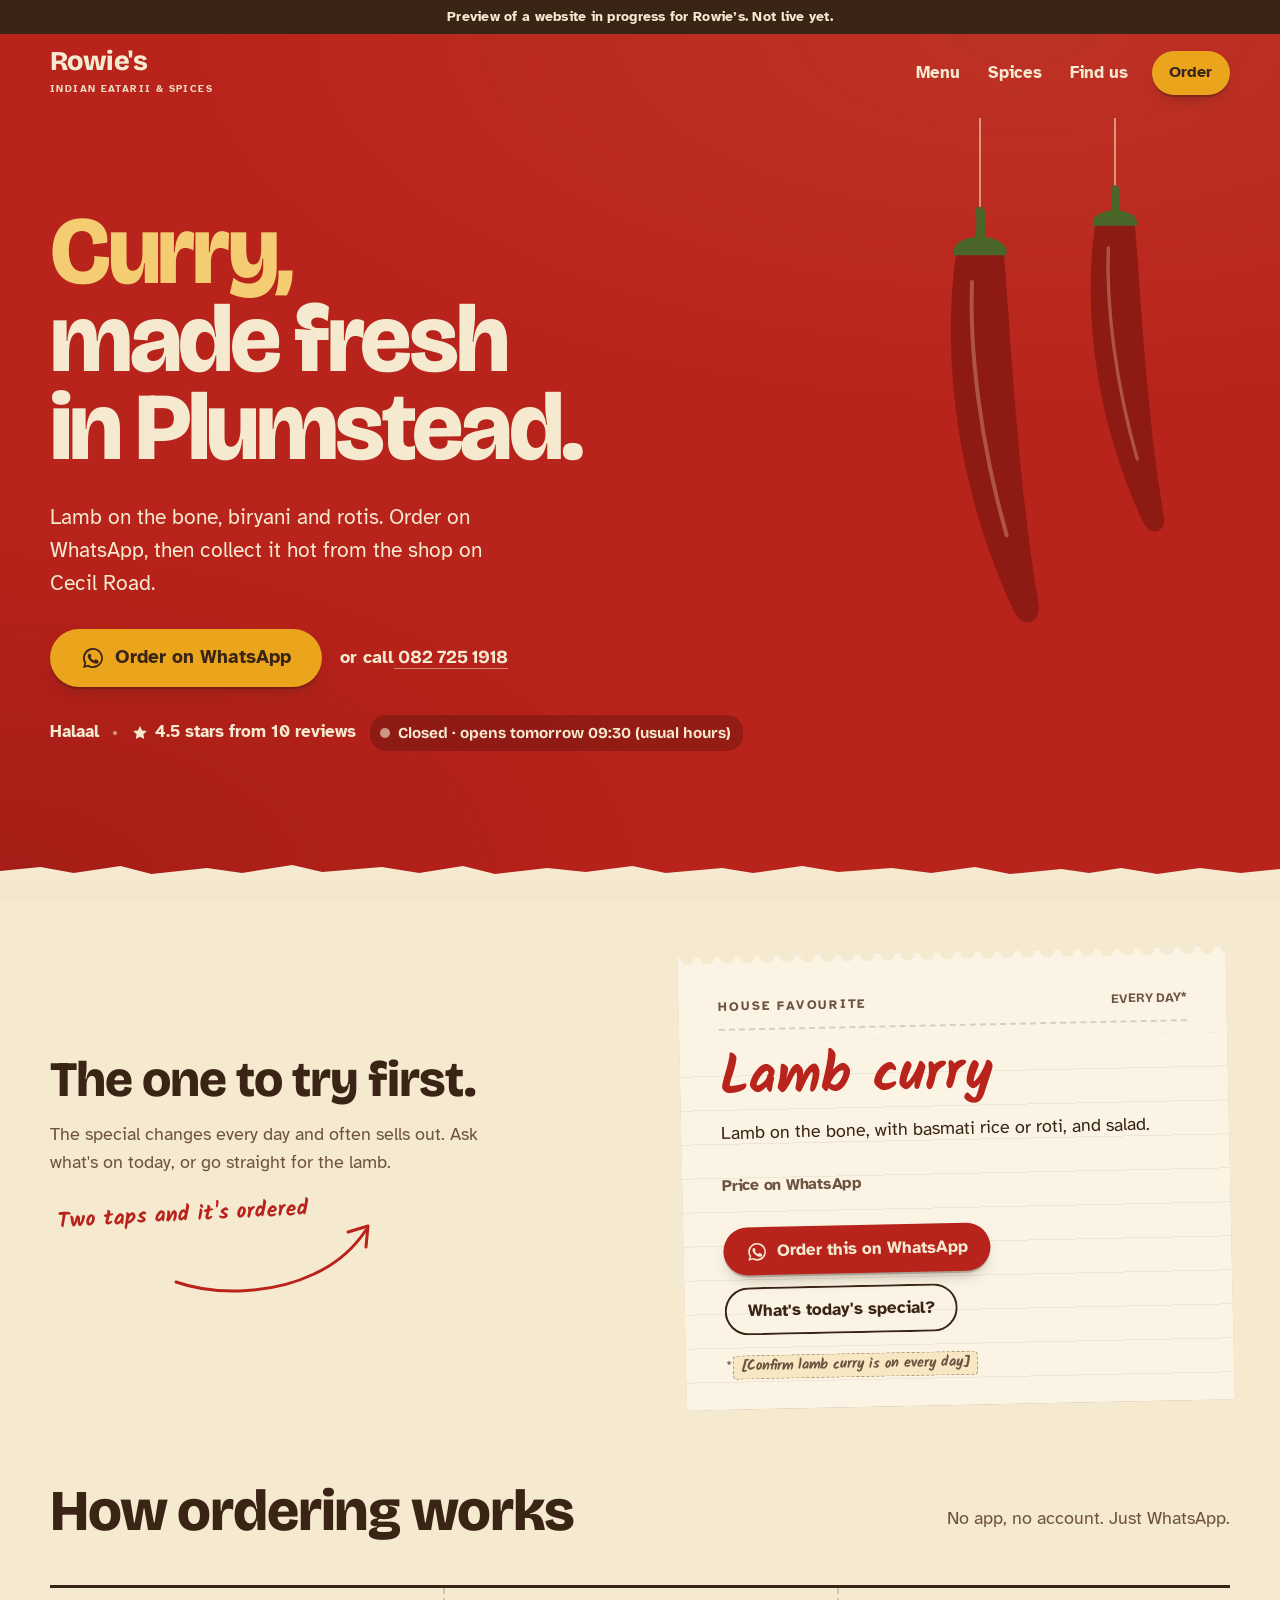
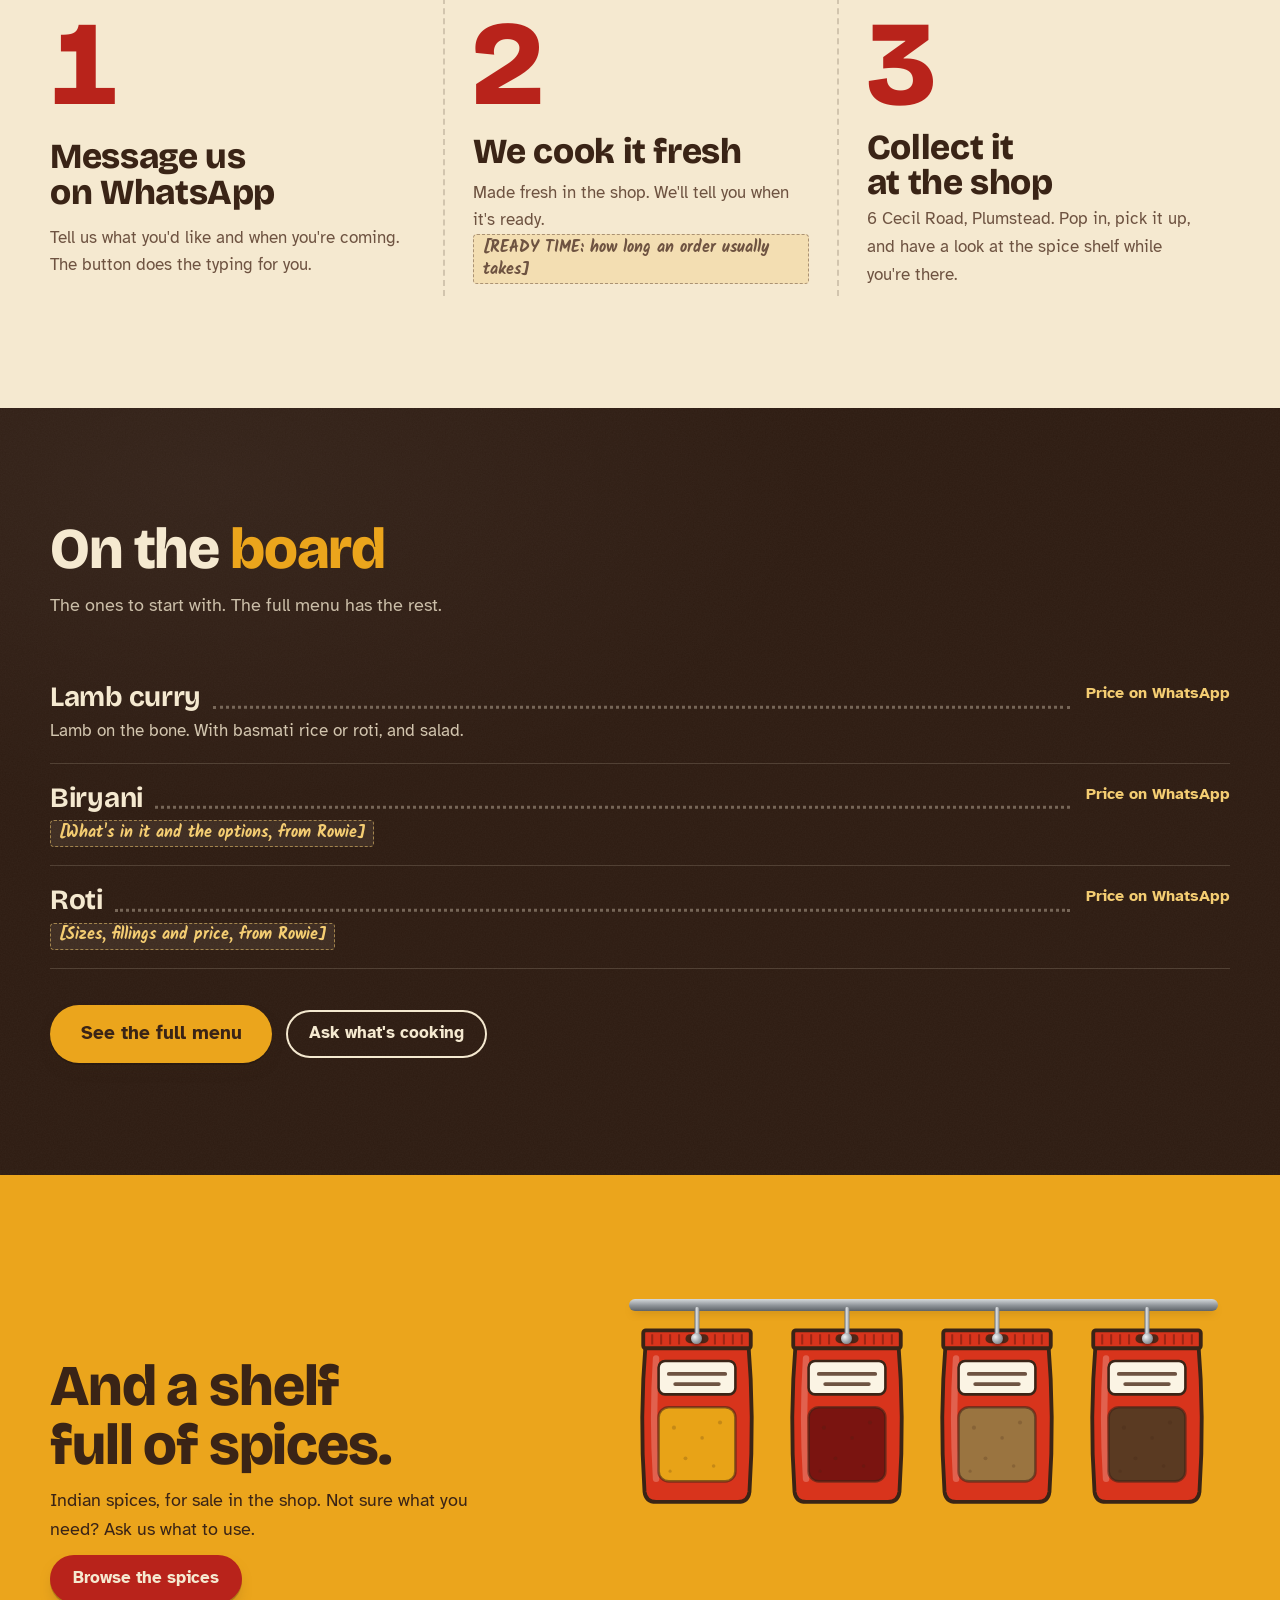
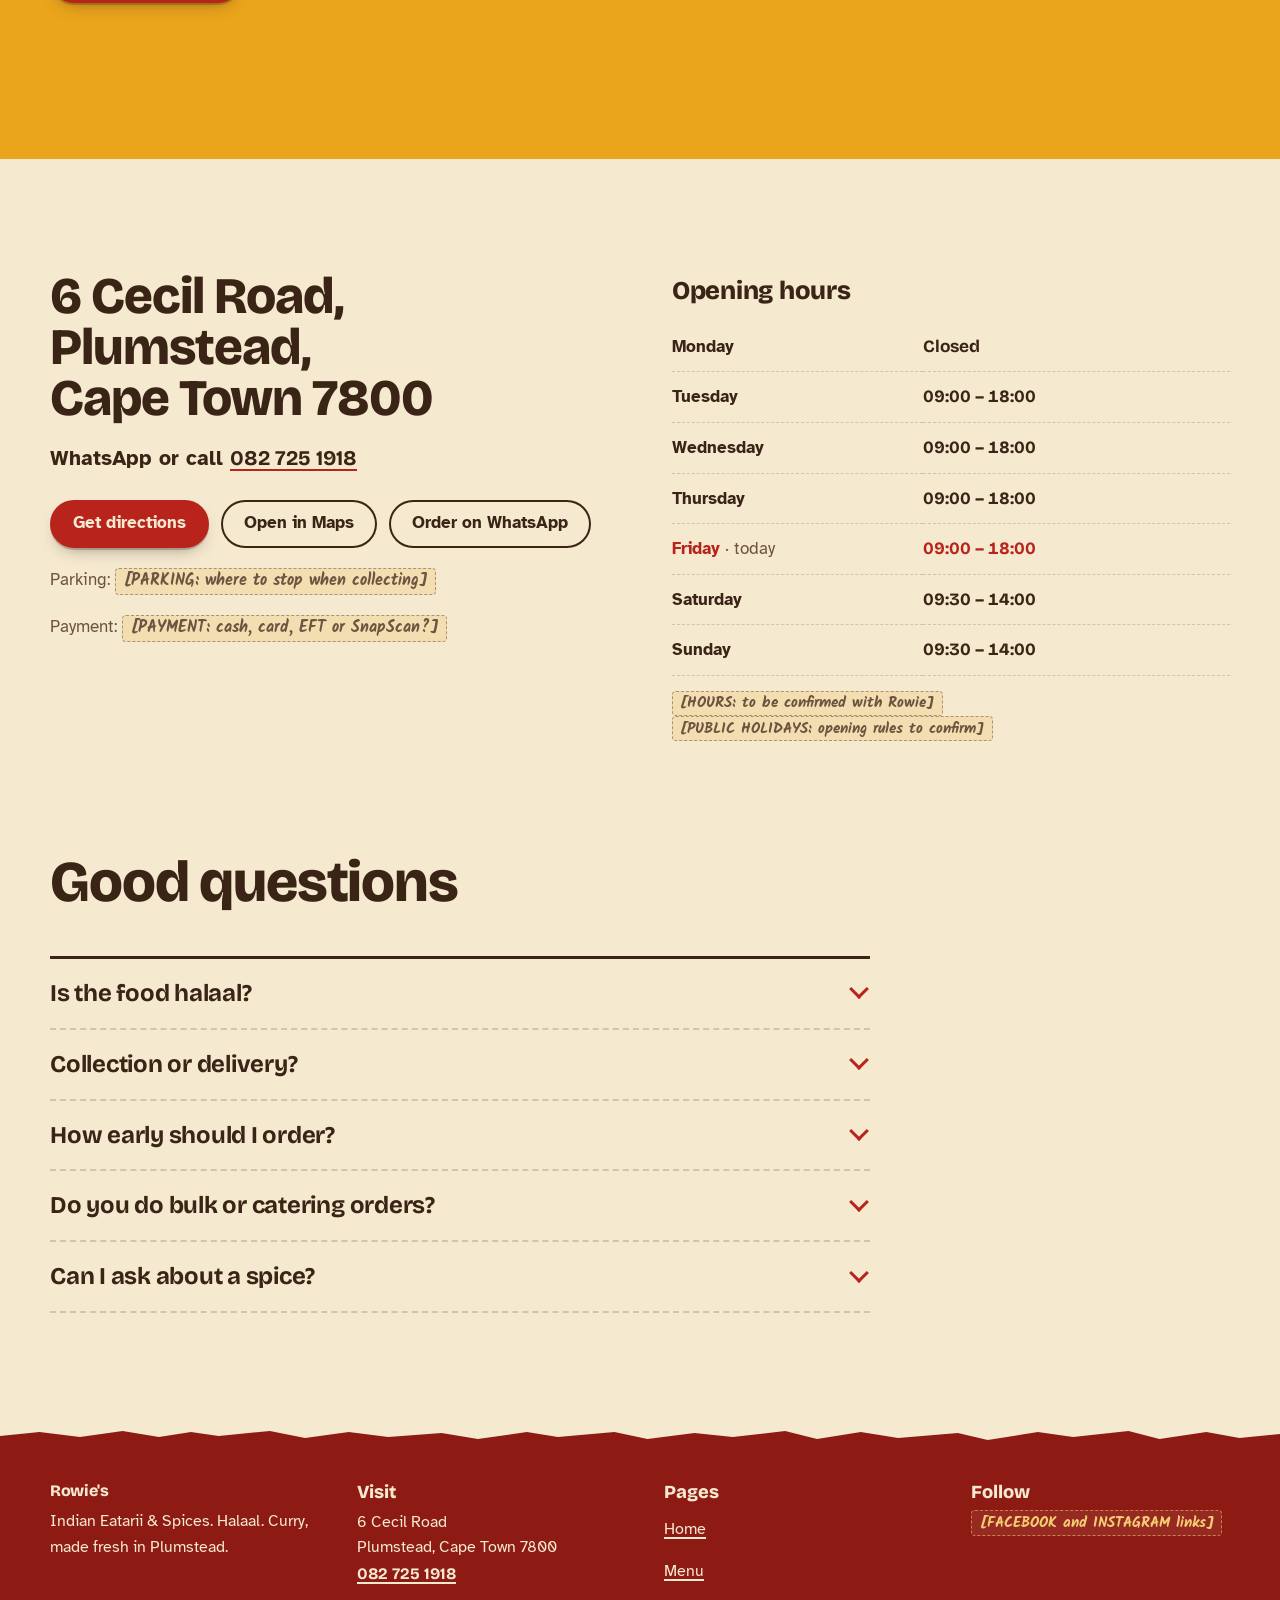
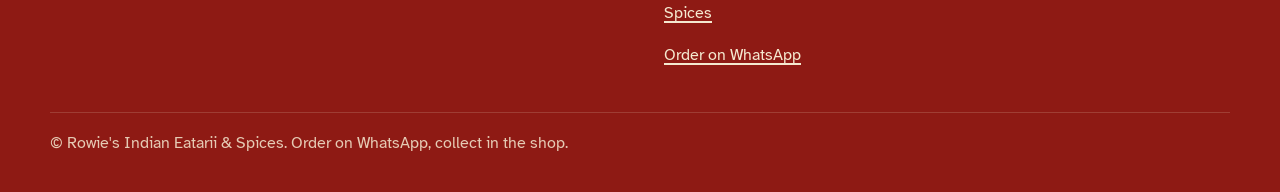
<file: index.html>
<!doctype html>
<html lang="en-ZA">
<head>
<meta charset="utf-8">
<meta name="viewport" content="width=device-width, initial-scale=1, viewport-fit=cover">
<!-- PREVIEW: remove this line and the preview bar below before launch (see pitch/GO-LIVE-CHECKLIST.md) -->
<meta name="robots" content="noindex, nofollow">
<title>Rowie's Indian Eatarii &amp; Spices · Curry in Plumstead</title>
<meta name="description" content="Curry, biryani and rotis made fresh at 6 Cecil Road, Plumstead. Halaal. Order on WhatsApp on 082 725 1918 and collect in the shop.">
<link rel="canonical" href="https://YOUR-DOMAIN/">
<meta name="theme-color" content="#B8231B">
<meta property="og:type" content="restaurant">
<meta property="og:title" content="Rowie's Indian Eatarii &amp; Spices">
<meta property="og:description" content="Curry, made fresh in Plumstead. Order on WhatsApp, collect in the shop.">
<meta property="og:image" content="https://YOUR-DOMAIN/assets/og.png">
<meta property="og:url" content="https://YOUR-DOMAIN/">
<meta property="og:locale" content="en_ZA">
<meta name="twitter:card" content="summary_large_image">
<link rel="icon" href="assets/favicon.svg" type="image/svg+xml">
<link rel="preconnect" href="https://fonts.googleapis.com">
<link rel="preconnect" href="https://fonts.gstatic.com" crossorigin>
<link rel="stylesheet" href="https://fonts.googleapis.com/css2?family=Atkinson+Hyperlegible:wght@400;700&family=Bricolage+Grotesque:opsz,wght@12..96,700..800&family=Kalam:wght@700&display=swap">
<link rel="stylesheet" href="assets/site.css">
<script src="assets/site.js" defer></script>
</head>
<body>
<a class="skip" href="#main">Skip to content</a>
<p class="preview-bar">Preview of a website in progress for Rowie’s. Not live yet.</p>

<header class="sign">
  <div class="wrap bar">
    <a class="brand" href="./" data-brand aria-label="Rowie's Indian Eatarii &amp; Spices, home">
      <span><span class="brand__name">Rowie's</span><span class="brand__sub">Indian Eatarii &amp; Spices</span></span>
    </a>
    <nav class="nav" aria-label="Main">
      <a href="menu.html">Menu</a>
      <a href="spices.html">Spices</a>
      <a href="#find-us">Find us</a>
      <a class="btn btn--order" data-wa href="https://wa.me/27827251918?text=Hi%20Rowie's%2C%20I'd%20like%20to%20place%20an%20order." target="_blank" rel="noopener">Order</a>
    </nav>
  </div>

  <div class="wrap hero reveal">
    <h1><span class="hl">Curry,</span> made fresh in Plumstead.</h1>
    <p class="hero__lede">Lamb on the bone, biryani and rotis. Order on WhatsApp, then collect it hot from the shop on Cecil Road.</p>
    <div class="hero__act">
      <a class="btn btn--order" data-wa href="https://wa.me/27827251918?text=Hi%20Rowie's%2C%20I'd%20like%20to%20place%20an%20order." target="_blank" rel="noopener" data-hero-order>
        <svg viewBox="0 0 24 24" aria-hidden="true"><path fill="currentColor" d="M12 2a10 10 0 0 0-8.6 15.1L2 22l5-1.3A10 10 0 1 0 12 2Zm0 18.2a8.2 8.2 0 0 1-4.2-1.2l-.3-.2-3 .8.8-2.9-.2-.3A8.2 8.2 0 1 1 12 20.2Zm4.5-6.1c-.2-.1-1.5-.7-1.7-.8-.2-.1-.4-.1-.6.1l-.8 1c-.1.2-.3.2-.5.1a6.7 6.7 0 0 1-3.3-2.9c-.3-.4.2-.4.7-1.3.1-.2 0-.3 0-.4l-.8-1.8c-.2-.5-.4-.4-.6-.4h-.5a1 1 0 0 0-.7.3 3 3 0 0 0-.9 2.2c0 1.3 1 2.6 1.1 2.8.1.2 1.9 2.9 4.6 4 1.7.7 2.4.8 3.2.7.5-.1 1.5-.6 1.8-1.2.2-.6.2-1.1.1-1.2l-.5-.3Z"/></svg>
        Order on WhatsApp
      </a>
      <a class="hero__num" href="tel:+27827251918">or call <span>&nbsp;082 725 1918</span></a>
    </div>
    <div class="trust">
      <span class="trust__item">Halaal</span>
      <span class="trust__dot" aria-hidden="true"></span>
      <span class="trust__item"><svg viewBox="0 0 24 24" aria-hidden="true"><path fill="currentColor" d="m12 2.8 2.8 5.8 6.3.8-4.6 4.4 1.2 6.3L12 17l-5.7 3.1 1.2-6.3L2.9 9.4l6.3-.8z"/></svg>4.5 stars from 10 reviews</span>
      <span class="status" data-status role="status"></span>
    </div>
  </div>

  <div class="hanger" data-hanger>
    <div class="hc" data-i="0">
      <div class="hc__rot">
        <span class="hc__string"></span>
        <div class="hc__body" role="button" tabindex="0" aria-label="Pull the chilli. A different one drops down."><svg viewBox="0 0 90 306" aria-hidden="true"><path class="c-stem" d="M45 28C45 18 47 9 45 1"/><ellipse class="c-cap" cx="45" cy="31" rx="20" ry="11"/><path class="c-body" d="M27 34c-10 70-2 170 44 268 6 12 20 8 18-6-16-96-20-188-26-262z"/><path class="c-shine" d="M39 54c-2 50 6 120 26 190"/></svg></div>
      </div>
    </div>
    <div class="hc" data-i="1">
      <div class="hc__rot">
        <span class="hc__string"></span>
        <div class="hc__body" role="button" tabindex="0" aria-label="Pull the other chilli."><svg viewBox="0 0 90 306" aria-hidden="true"><path class="c-stem" d="M45 28C45 18 47 9 45 1"/><ellipse class="c-cap" cx="45" cy="31" rx="20" ry="11"/><path class="c-body" d="M27 34c-10 70-2 170 44 268 6 12 20 8 18-6-16-96-20-188-26-262z"/><path class="c-shine" d="M39 54c-2 50 6 120 26 190"/></svg></div>
      </div>
    </div>
  </div>

  <svg class="sign__edge" viewBox="0 0 1200 18" preserveAspectRatio="none" aria-hidden="true"><path fill="currentColor" d="M0 18V9l38-4 31 6 44-7 29 8 52-6 33 5 47-8 28 7 56-5 35 6 41-7 30 8 49-6 36 4 44-6 31 7 53-5 29 5 46-7 34 6 50-4 37 5 41-6 33 7 48-5 26 4 30-5 34 6 40-6 38 5 37-4V18Z"/></svg>
</header>

<main id="main">

  <section class="special" aria-labelledby="special-h">
    <div class="wrap special__grid">
      <div class="special__aside">
        <h2 id="special-h" data-special-heading>The one to try first.</h2>
        <p data-special-lede>The special changes every day and often sells out. Ask what's on today, or go straight for the lamb.</p>
        <div class="special__nudge" aria-hidden="true">
          <span>Two taps and it's ordered</span>
          <svg viewBox="0 0 220 90"><path d="M6 70c40 14 96 12 138-8 22-10 40-26 52-44" fill="none" stroke="currentColor" stroke-width="3" stroke-linecap="round"/><path d="M178 20l20-6-2 21" fill="none" stroke="currentColor" stroke-width="3" stroke-linecap="round" stroke-linejoin="round"/></svg>
        </div>
      </div>
      <div data-special aria-live="polite">
        <div class="docket">
          <div class="docket__top"><span>House favourite</span><span>Every day*</span></div>
          <p class="docket__dish">Lamb curry</p>
          <p class="docket__with">Lamb on the bone, with basmati rice or roti, and salad.</p>
          <p class="docket__price"><small>Price on WhatsApp</small></p>
          <div class="docket__act">
            <a class="btn" data-wa="Hi Rowie's, I'd like to order the Lamb curry." href="https://wa.me/27827251918?text=Hi%20Rowie's%2C%20I'd%20like%20to%20order%20the%20Lamb%20curry." target="_blank" rel="noopener">Order this on WhatsApp</a>
            <a class="btn btn--ghost" data-wa="Hi Rowie's, what's today's special?" href="https://wa.me/27827251918?text=Hi%20Rowie's%2C%20what's%20today's%20special%3F" target="_blank" rel="noopener">What's today's special?</a>
          </div>
          <p class="docket__note">*<span class="ph">Confirm lamb curry is on every day</span></p>
        </div>
      </div>
    </div>
  </section>

  <section class="sec" aria-labelledby="how-h">
    <div class="wrap">
      <div class="sec__head sec__head--row">
        <h2 id="how-h">How ordering works</h2>
        <p>No app, no account. Just WhatsApp.</p>
      </div>
      <ol class="steps">
        <li class="step">
          <span class="step__n" aria-hidden="true">1</span>
          <h3>Message us on WhatsApp</h3>
          <p>Tell us what you'd like and when you're coming. The button does the typing for you.</p>
        </li>
        <li class="step">
          <span class="step__n" aria-hidden="true">2</span>
          <h3>We cook it fresh</h3>
          <p>Made fresh in the shop. We'll tell you when it's ready. <span class="ph">READY TIME: how long an order usually takes</span></p>
        </li>
        <li class="step">
          <span class="step__n" aria-hidden="true">3</span>
          <h3>Collect it at the shop</h3>
          <p>6 Cecil Road, Plumstead. Pop in, pick it up, and have a look at the spice shelf while you're there.</p>
        </li>
      </ol>
    </div>
  </section>

  <section class="sec board on-dark" aria-labelledby="menu-h">
    <div class="wrap">
      <div class="sec__head">
        <h2 id="menu-h">On the <span class="hl">board</span></h2>
        <p>The ones to start with. The full menu has the rest.</p>
      </div>
      <div data-menu-short></div>
      <div class="board__foot">
        <a class="btn btn--order" href="menu.html">See the full menu</a>
        <a class="btn btn--ghost" data-wa="Hi Rowie's, what's cooking today?" href="https://wa.me/27827251918?text=Hi%20Rowie's%2C%20what's%20cooking%20today%3F" target="_blank" rel="noopener">Ask what's cooking</a>
      </div>
    </div>
  </section>

  <section class="sec shelf" aria-labelledby="shelf-h">
    <div class="wrap shelf__grid">
      <div class="sec__head">
        <h2 id="shelf-h">And a shelf full of spices.</h2>
        <p>Indian spices, for sale in the shop. Not sure what you need? Ask us what to use.</p>
        <p><a class="btn" href="spices.html">Browse the spices</a></p>
      </div>
      <div>
        <div class="packets" data-packets>
          <div class="packets__rail" aria-hidden="true"></div>
          <div class="hc pk" data-i="0">
            <div class="hc__rot">
              <span class="hc__string"></span>
              <div class="hc__body" role="button" tabindex="0" aria-label="Pull a spice packet. A different one clips on."><svg viewBox="0 0 100 150" aria-hidden="true"><path class="pk-fill" d="M10 20H90Q95 80 91 138Q90 146 82 146H18Q10 146 9 138Q5 80 10 20Z" stroke="#3A2416" stroke-width="3" stroke-linejoin="round"/><path d="M18 34Q15 80 18 128" fill="none" stroke="rgba(255,255,255,.22)" stroke-width="5" stroke-linecap="round"/><rect class="pk-fill" x="8" y="12" width="84" height="14" rx="2" stroke="#3A2416" stroke-width="3"/><path d="M15 15v8M22 15v8M29 15v8M36 15v8M64 15v8M71 15v8M78 15v8M85 15v8" stroke="rgba(0,0,0,.28)" stroke-width="1.6"/><rect x="20" y="36" width="60" height="26" rx="5" fill="#FBF4E4" stroke="#3A2416" stroke-width="2"/><path d="M28 46h44M33 54h34" stroke="#6E5341" stroke-width="3" stroke-linecap="round"/><rect class="sp-fill" x="20" y="72" width="60" height="58" rx="8" stroke="rgba(58,36,22,.55)" stroke-width="2"/><g fill="rgba(58,36,22,.2)"><circle cx="32" cy="88" r="1.6"/><circle cx="54" cy="96" r="1.4"/><circle cx="68" cy="84" r="1.6"/><circle cx="41" cy="112" r="1.5"/><circle cx="63" cy="118" r="1.4"/><circle cx="29" cy="122" r="1.2"/></g><rect x="41" y="15" width="18" height="7" rx="3.5" fill="#3A2416" fill-opacity=".85"/></svg></div>
            </div>
          </div>
          <div class="hc pk" data-i="1">
            <div class="hc__rot">
              <span class="hc__string"></span>
              <div class="hc__body" role="button" tabindex="0" aria-label="Pull a spice packet. A different one clips on."><svg viewBox="0 0 100 150" aria-hidden="true"><path class="pk-fill" d="M10 20H90Q95 80 91 138Q90 146 82 146H18Q10 146 9 138Q5 80 10 20Z" stroke="#3A2416" stroke-width="3" stroke-linejoin="round"/><path d="M18 34Q15 80 18 128" fill="none" stroke="rgba(255,255,255,.22)" stroke-width="5" stroke-linecap="round"/><rect class="pk-fill" x="8" y="12" width="84" height="14" rx="2" stroke="#3A2416" stroke-width="3"/><path d="M15 15v8M22 15v8M29 15v8M36 15v8M64 15v8M71 15v8M78 15v8M85 15v8" stroke="rgba(0,0,0,.28)" stroke-width="1.6"/><rect x="20" y="36" width="60" height="26" rx="5" fill="#FBF4E4" stroke="#3A2416" stroke-width="2"/><path d="M28 46h44M33 54h34" stroke="#6E5341" stroke-width="3" stroke-linecap="round"/><rect class="sp-fill" x="20" y="72" width="60" height="58" rx="8" stroke="rgba(58,36,22,.55)" stroke-width="2"/><g fill="rgba(58,36,22,.2)"><circle cx="32" cy="88" r="1.6"/><circle cx="54" cy="96" r="1.4"/><circle cx="68" cy="84" r="1.6"/><circle cx="41" cy="112" r="1.5"/><circle cx="63" cy="118" r="1.4"/><circle cx="29" cy="122" r="1.2"/></g><rect x="41" y="15" width="18" height="7" rx="3.5" fill="#3A2416" fill-opacity=".85"/></svg></div>
            </div>
          </div>
          <div class="hc pk" data-i="2">
            <div class="hc__rot">
              <span class="hc__string"></span>
              <div class="hc__body" role="button" tabindex="0" aria-label="Pull a spice packet. A different one clips on."><svg viewBox="0 0 100 150" aria-hidden="true"><path class="pk-fill" d="M10 20H90Q95 80 91 138Q90 146 82 146H18Q10 146 9 138Q5 80 10 20Z" stroke="#3A2416" stroke-width="3" stroke-linejoin="round"/><path d="M18 34Q15 80 18 128" fill="none" stroke="rgba(255,255,255,.22)" stroke-width="5" stroke-linecap="round"/><rect class="pk-fill" x="8" y="12" width="84" height="14" rx="2" stroke="#3A2416" stroke-width="3"/><path d="M15 15v8M22 15v8M29 15v8M36 15v8M64 15v8M71 15v8M78 15v8M85 15v8" stroke="rgba(0,0,0,.28)" stroke-width="1.6"/><rect x="20" y="36" width="60" height="26" rx="5" fill="#FBF4E4" stroke="#3A2416" stroke-width="2"/><path d="M28 46h44M33 54h34" stroke="#6E5341" stroke-width="3" stroke-linecap="round"/><rect class="sp-fill" x="20" y="72" width="60" height="58" rx="8" stroke="rgba(58,36,22,.55)" stroke-width="2"/><g fill="rgba(58,36,22,.2)"><circle cx="32" cy="88" r="1.6"/><circle cx="54" cy="96" r="1.4"/><circle cx="68" cy="84" r="1.6"/><circle cx="41" cy="112" r="1.5"/><circle cx="63" cy="118" r="1.4"/><circle cx="29" cy="122" r="1.2"/></g><rect x="41" y="15" width="18" height="7" rx="3.5" fill="#3A2416" fill-opacity=".85"/></svg></div>
            </div>
          </div>
          <div class="hc pk" data-i="3">
            <div class="hc__rot">
              <span class="hc__string"></span>
              <div class="hc__body" role="button" tabindex="0" aria-label="Pull a spice packet. A different one clips on."><svg viewBox="0 0 100 150" aria-hidden="true"><path class="pk-fill" d="M10 20H90Q95 80 91 138Q90 146 82 146H18Q10 146 9 138Q5 80 10 20Z" stroke="#3A2416" stroke-width="3" stroke-linejoin="round"/><path d="M18 34Q15 80 18 128" fill="none" stroke="rgba(255,255,255,.22)" stroke-width="5" stroke-linecap="round"/><rect class="pk-fill" x="8" y="12" width="84" height="14" rx="2" stroke="#3A2416" stroke-width="3"/><path d="M15 15v8M22 15v8M29 15v8M36 15v8M64 15v8M71 15v8M78 15v8M85 15v8" stroke="rgba(0,0,0,.28)" stroke-width="1.6"/><rect x="20" y="36" width="60" height="26" rx="5" fill="#FBF4E4" stroke="#3A2416" stroke-width="2"/><path d="M28 46h44M33 54h34" stroke="#6E5341" stroke-width="3" stroke-linecap="round"/><rect class="sp-fill" x="20" y="72" width="60" height="58" rx="8" stroke="rgba(58,36,22,.55)" stroke-width="2"/><g fill="rgba(58,36,22,.2)"><circle cx="32" cy="88" r="1.6"/><circle cx="54" cy="96" r="1.4"/><circle cx="68" cy="84" r="1.6"/><circle cx="41" cy="112" r="1.5"/><circle cx="63" cy="118" r="1.4"/><circle cx="29" cy="122" r="1.2"/></g><rect x="41" y="15" width="18" height="7" rx="3.5" fill="#3A2416" fill-opacity=".85"/></svg></div>
            </div>
          </div>
          <span class="pk-hook" data-i="0" aria-hidden="true"></span>
          <span class="pk-hook" data-i="1" aria-hidden="true"></span>
          <span class="pk-hook" data-i="2" aria-hidden="true"></span>
          <span class="pk-hook" data-i="3" aria-hidden="true"></span>
        </div>
      </div>
    </div>
  </section>

  <section class="sec" id="find-us" aria-labelledby="find-h">
    <div class="wrap find__grid">
      <div>
        <h2 id="find-h" class="sr-only">Find us</h2>
        <address class="address"><span>6 Cecil Road,</span><span>Plumstead,</span><span>Cape Town 7800</span></address>
        <p class="find__phone">WhatsApp or call <a href="tel:+27827251918">082 725 1918</a></p>
        <div class="find__acts">
          <a class="btn" href="https://www.google.com/maps/dir/?api=1&amp;destination=6+Cecil+Road%2C+Plumstead%2C+Cape+Town+7800" target="_blank" rel="noopener">Get directions</a>
          <a class="btn btn--ghost" href="https://www.google.com/maps/search/?api=1&amp;query=6+Cecil+Road%2C+Plumstead%2C+Cape+Town+7800" target="_blank" rel="noopener">Open in Maps</a>
          <a class="btn btn--ghost" data-wa href="https://wa.me/27827251918?text=Hi%20Rowie's%2C%20I'd%20like%20to%20place%20an%20order." target="_blank" rel="noopener">Order on WhatsApp</a>
        </div>
        <p class="find__note">Parking: <span class="ph">PARKING: where to stop when collecting</span></p>
        <p class="find__note">Payment: <span class="ph">PAYMENT: cash, card, EFT or SnapScan?</span></p>
      </div>
      <div data-hours></div>
    </div>
  </section>

  <section class="sec" aria-labelledby="faq-h" style="padding-top:0">
    <div class="wrap">
      <div class="sec__head"><h2 id="faq-h">Good questions</h2></div>
      <div class="faq">
        <details>
          <summary>Is the food halaal?</summary>
          <div class="a"><p>Yes. Everything we cook is halaal.</p><p>Certified by: <span class="ph">HALAAL: certifying body, if there is one</span></p></div>
        </details>
        <details>
          <summary>Collection or delivery?</summary>
          <div class="a"><p>Collection from the shop at 6 Cecil Road. Order on WhatsApp and we'll tell you when it's ready.</p><p><span class="ph">DELIVERY: does Rowie's deliver? Area and fee?</span></p></div>
        </details>
        <details>
          <summary>How early should I order?</summary>
          <div class="a"><p>The earlier the better. The daily special often sells out.</p><p><span class="ph">ORDER CUT-OFF: latest time to order for lunch</span></p></div>
        </details>
        <details>
          <summary>Do you do bulk or catering orders?</summary>
          <div class="a"><p><span class="ph">CATERING: yes or no, and how much notice</span></p><p>Message us on WhatsApp in the meantime and ask.</p></div>
        </details>
        <details>
          <summary>Can I ask about a spice?</summary>
          <div class="a"><p>Of course. Send us the name on WhatsApp, or ask what to use for a dish, and we'll tell you what's on the shelf.</p></div>
        </details>
      </div>
    </div>
  </section>

</main>

<footer class="foot">
  <svg class="foot__edge" viewBox="0 0 1200 18" preserveAspectRatio="none" aria-hidden="true"><path fill="currentColor" d="M0 18V9l38-4 31 6 44-7 29 8 52-6 33 5 47-8 28 7 56-5 35 6 41-7 30 8 49-6 36 4 44-6 31 7 53-5 29 5 46-7 34 6 50-4 37 5 41-6 33 7 48-5 26 4 30-5 34 6 40-6 38 5 37-4V18Z"/></svg>
  <div class="wrap">
    <div class="foot__grid">
      <div>
        <p class="foot__name">Rowie's</p>
        <p>Indian Eatarii &amp; Spices. Halaal. Curry, made fresh in Plumstead.</p>
      </div>
      <div>
        <h2>Visit</h2>
        <p>6 Cecil Road<br>Plumstead, Cape Town 7800</p>
        <p><a href="tel:+27827251918">082 725 1918</a></p>
      </div>
      <div>
        <h2>Pages</h2>
        <ul><li><a href="./">Home</a></li><li><a href="menu.html">Menu</a></li><li><a href="spices.html">Spices</a></li><li><a data-wa href="https://wa.me/27827251918?text=Hi%20Rowie's%2C%20I'd%20like%20to%20place%20an%20order." target="_blank" rel="noopener">Order on WhatsApp</a></li></ul>
      </div>
      <div>
        <h2>Follow</h2>
        <p><span class="ph">FACEBOOK and INSTAGRAM links</span></p>
      </div>
    </div>
    <p class="foot__base">© Rowie's Indian Eatarii &amp; Spices. Order on WhatsApp, collect in the shop.</p>
  </div>
</footer>

<div class="orderbar" data-show="false">
  <a class="btn btn--order" data-wa href="https://wa.me/27827251918?text=Hi%20Rowie's%2C%20I'd%20like%20to%20place%20an%20order." target="_blank" rel="noopener">
    <svg viewBox="0 0 24 24" aria-hidden="true"><path fill="currentColor" d="M12 2a10 10 0 0 0-8.6 15.1L2 22l5-1.3A10 10 0 1 0 12 2Zm0 18.2a8.2 8.2 0 0 1-4.2-1.2l-.3-.2-3 .8.8-2.9-.2-.3A8.2 8.2 0 1 1 12 20.2Zm4.5-6.1c-.2-.1-1.5-.7-1.7-.8-.2-.1-.4-.1-.6.1l-.8 1c-.1.2-.3.2-.5.1a6.7 6.7 0 0 1-3.3-2.9c-.3-.4.2-.4.7-1.3.1-.2 0-.3 0-.4l-.8-1.8c-.2-.5-.4-.4-.6-.4h-.5a1 1 0 0 0-.7.3 3 3 0 0 0-.9 2.2c0 1.3 1 2.6 1.1 2.8.1.2 1.9 2.9 4.6 4 1.7.7 2.4.8 3.2.7.5-.1 1.5-.6 1.8-1.2.2-.6.2-1.1.1-1.2l-.5-.3Z"/></svg>
    Order on WhatsApp
  </a>
</div>
</body>
</html>
</file>
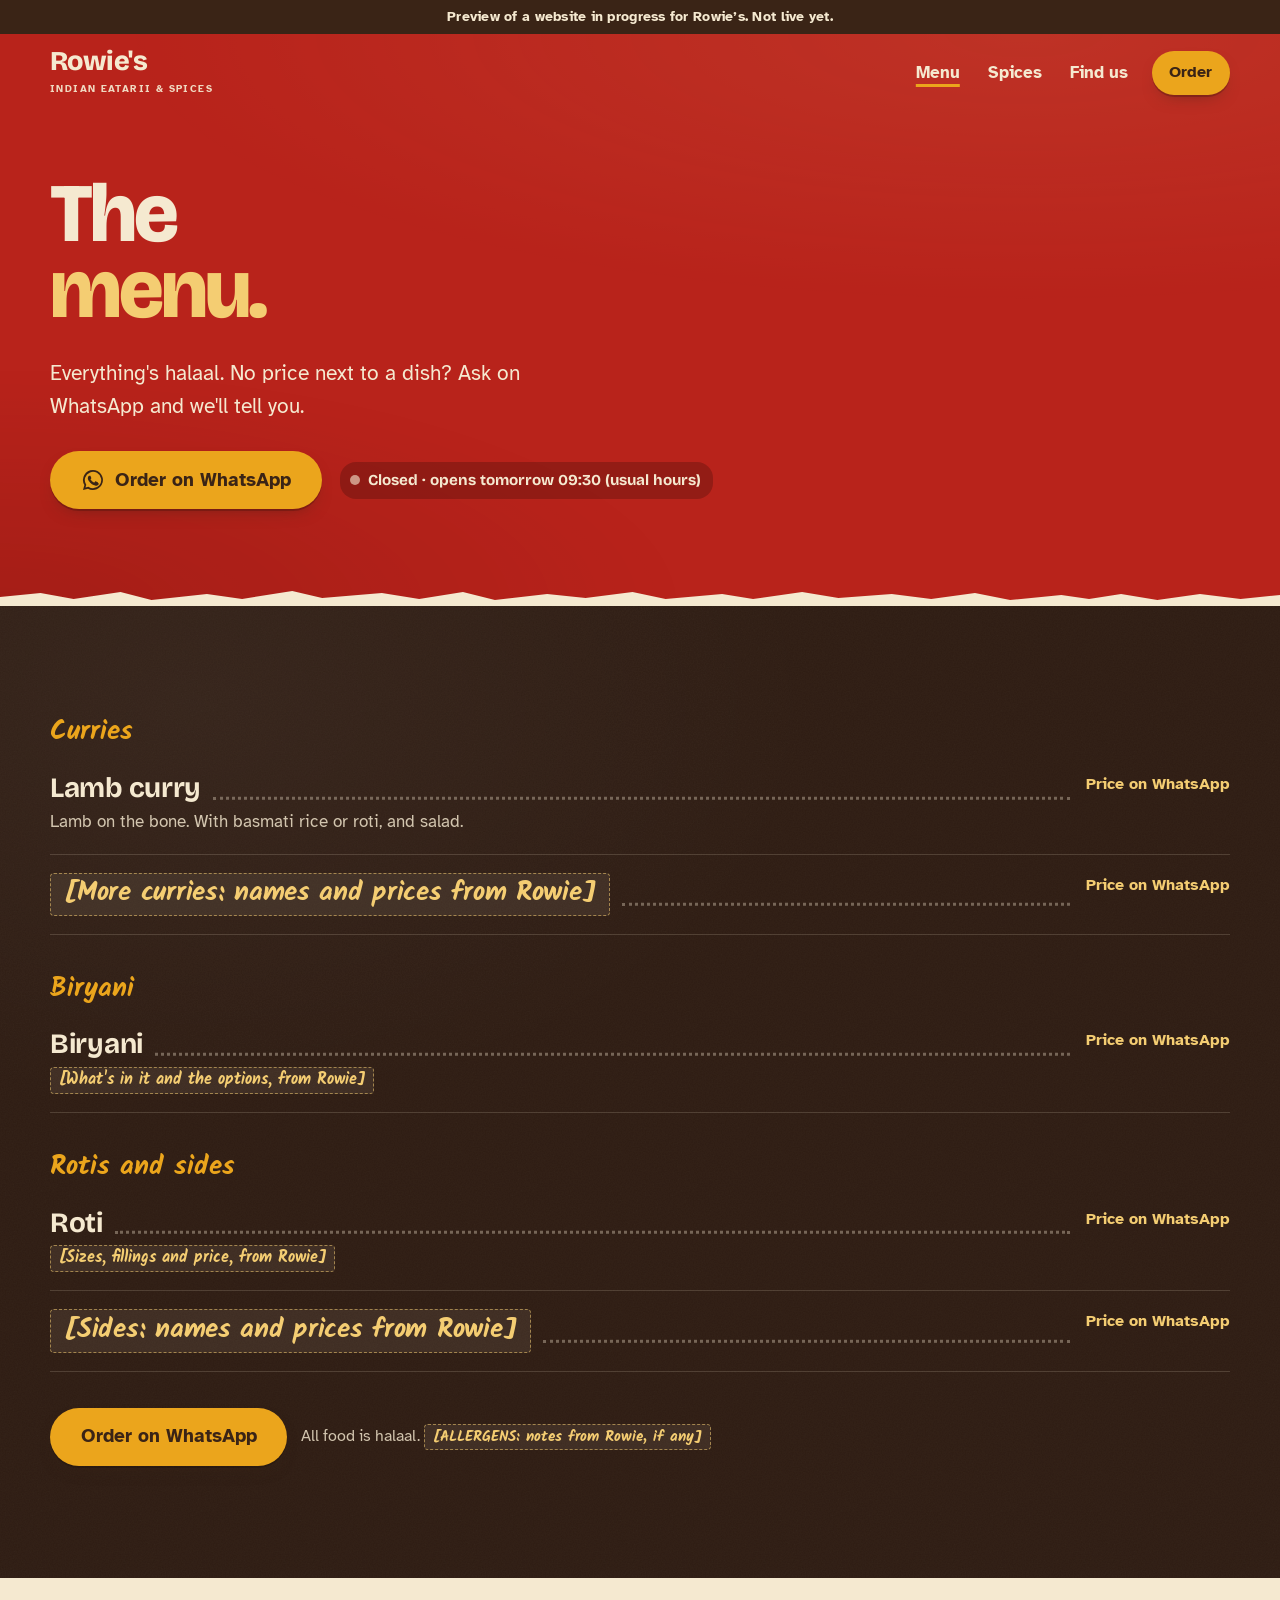
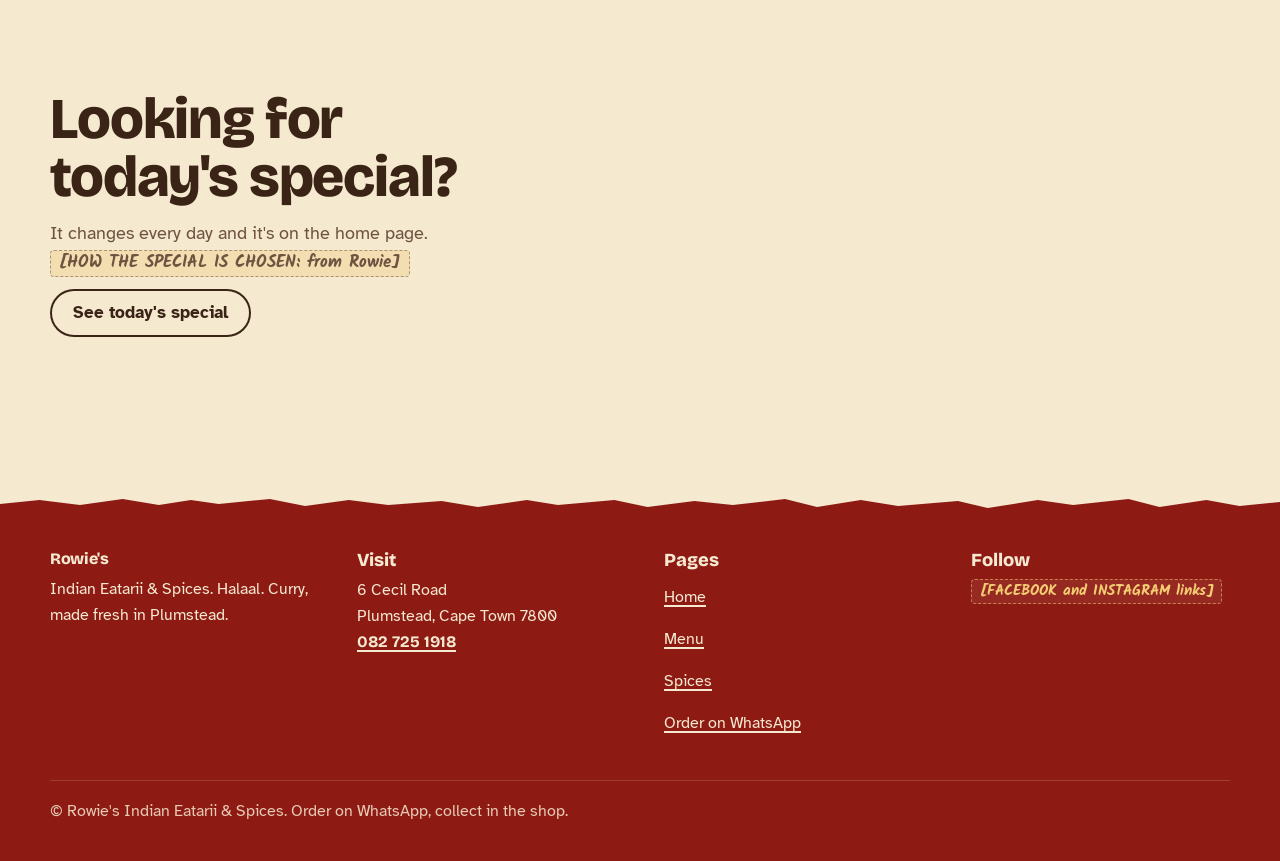
<file: menu.html>
<!doctype html>
<html lang="en-ZA">
<head>
<meta charset="utf-8">
<meta name="viewport" content="width=device-width, initial-scale=1, viewport-fit=cover">
<!-- PREVIEW: remove this line and the preview bar below before launch (see pitch/GO-LIVE-CHECKLIST.md) -->
<meta name="robots" content="noindex, nofollow">
<title>Menu · Rowie's Indian Eatarii &amp; Spices, Plumstead</title>
<meta name="description" content="Curries, biryani, rotis and sides from Rowie's in Plumstead. Lamb curry on the bone. Halaal. Order on WhatsApp 082 725 1918, collect in the shop.">
<link rel="canonical" href="https://YOUR-DOMAIN/menu.html">
<meta name="theme-color" content="#B8231B">
<meta property="og:type" content="restaurant">
<meta property="og:title" content="Menu · Rowie's Indian Eatarii &amp; Spices, Plumstead">
<meta property="og:description" content="Curries, biryani, rotis and sides from Rowie's in Plumstead. Lamb curry on the bone. Halaal. Order on WhatsApp 082 725 1918, collect in the shop.">
<meta property="og:image" content="https://YOUR-DOMAIN/assets/og.png">
<meta property="og:url" content="https://YOUR-DOMAIN/menu.html">
<meta property="og:locale" content="en_ZA">
<meta name="twitter:card" content="summary_large_image">
<link rel="icon" href="assets/favicon.svg" type="image/svg+xml">
<link rel="preconnect" href="https://fonts.googleapis.com">
<link rel="preconnect" href="https://fonts.gstatic.com" crossorigin>
<link rel="stylesheet" href="https://fonts.googleapis.com/css2?family=Atkinson+Hyperlegible:wght@400;700&family=Bricolage+Grotesque:opsz,wght@12..96,700..800&family=Kalam:wght@700&display=swap">
<link rel="stylesheet" href="assets/site.css">
<script src="assets/site.js" defer></script>
</head>
<body>
<a class="skip" href="#main">Skip to content</a>
<p class="preview-bar">Preview of a website in progress for Rowie’s. Not live yet.</p>

<header class="sign sign--inner">
  <div class="wrap bar">
    <a class="brand" href="./" data-brand aria-label="Rowie's Indian Eatarii &amp; Spices, home">
      <span><span class="brand__name">Rowie's</span><span class="brand__sub">Indian Eatarii &amp; Spices</span></span>
    </a>
    <nav class="nav" aria-label="Main">
      <a href="menu.html" aria-current="page">Menu</a>
      <a href="spices.html">Spices</a>
      <a href="./#find-us">Find us</a>
      <a class="btn btn--order" data-wa href="https://wa.me/27827251918?text=Hi%20Rowie's%2C%20I'd%20like%20to%20place%20an%20order." target="_blank" rel="noopener">Order</a>
    </nav>
  </div>

  <div class="wrap hero reveal">
    <h1>The <span class="hl">menu.</span></h1>
    <p class="hero__lede">Everything's halaal. No price next to a dish? Ask on WhatsApp and we'll tell you.</p>
    <div class="hero__act">
      <a class="btn btn--order" data-wa="Hi Rowie's, I'd like to place an order." href="https://wa.me/27827251918?text=Hi%20Rowie's%2C%20I'd%20like%20to%20place%20an%20order." target="_blank" rel="noopener" data-hero-order>
        <svg viewBox="0 0 24 24" aria-hidden="true"><path fill="currentColor" d="M12 2a10 10 0 0 0-8.6 15.1L2 22l5-1.3A10 10 0 1 0 12 2Zm0 18.2a8.2 8.2 0 0 1-4.2-1.2l-.3-.2-3 .8.8-2.9-.2-.3A8.2 8.2 0 1 1 12 20.2Zm4.5-6.1c-.2-.1-1.5-.7-1.7-.8-.2-.1-.4-.1-.6.1l-.8 1c-.1.2-.3.2-.5.1a6.7 6.7 0 0 1-3.3-2.9c-.3-.4.2-.4.7-1.3.1-.2 0-.3 0-.4l-.8-1.8c-.2-.5-.4-.4-.6-.4h-.5a1 1 0 0 0-.7.3 3 3 0 0 0-.9 2.2c0 1.3 1 2.6 1.1 2.8.1.2 1.9 2.9 4.6 4 1.7.7 2.4.8 3.2.7.5-.1 1.5-.6 1.8-1.2.2-.6.2-1.1.1-1.2l-.5-.3Z"/></svg>
        Order on WhatsApp
      </a>
      <span class="status" data-status role="status"></span>
    </div>
  </div>

  <svg class="sign__edge" viewBox="0 0 1200 18" preserveAspectRatio="none" aria-hidden="true"><path fill="currentColor" d="M0 18V9l38-4 31 6 44-7 29 8 52-6 33 5 47-8 28 7 56-5 35 6 41-7 30 8 49-6 36 4 44-6 31 7 53-5 29 5 46-7 34 6 50-4 37 5 41-6 33 7 48-5 26 4 30-5 34 6 40-6 38 5 37-4V18Z"/></svg>
</header>

<main id="main">
  <section class="sec board on-dark" aria-labelledby="menu-h">
    <div class="wrap">
      <h2 id="menu-h" class="sr-only">Full menu</h2>
      <div data-menu></div>
      <div class="board__foot">
        <a class="btn btn--order" data-wa href="https://wa.me/27827251918?text=Hi%20Rowie's%2C%20I'd%20like%20to%20place%20an%20order." target="_blank" rel="noopener">Order on WhatsApp</a>
        <p class="board__halaal">All food is halaal. <span class="ph">ALLERGENS: notes from Rowie, if any</span></p>
      </div>
    </div>
  </section>

  <section class="sec" aria-labelledby="special-note-h">
    <div class="wrap">
      <div class="sec__head">
        <h2 id="special-note-h">Looking for today's special?</h2>
        <p>It changes every day and it's on the home page. <span class="ph">HOW THE SPECIAL IS CHOSEN: from Rowie</span></p>
        <p><a class="btn btn--ghost" href="./">See today's special</a></p>
      </div>
    </div>
  </section>
</main>

<footer class="foot">
  <svg class="foot__edge" viewBox="0 0 1200 18" preserveAspectRatio="none" aria-hidden="true"><path fill="currentColor" d="M0 18V9l38-4 31 6 44-7 29 8 52-6 33 5 47-8 28 7 56-5 35 6 41-7 30 8 49-6 36 4 44-6 31 7 53-5 29 5 46-7 34 6 50-4 37 5 41-6 33 7 48-5 26 4 30-5 34 6 40-6 38 5 37-4V18Z"/></svg>
  <div class="wrap">
    <div class="foot__grid">
      <div>
        <p class="foot__name">Rowie's</p>
        <p>Indian Eatarii &amp; Spices. Halaal. Curry, made fresh in Plumstead.</p>
      </div>
      <div>
        <h2>Visit</h2>
        <p>6 Cecil Road<br>Plumstead, Cape Town 7800</p>
        <p><a href="tel:+27827251918">082 725 1918</a></p>
      </div>
      <div>
        <h2>Pages</h2>
        <ul><li><a href="./">Home</a></li><li><a href="menu.html">Menu</a></li><li><a href="spices.html">Spices</a></li><li><a data-wa href="https://wa.me/27827251918?text=Hi%20Rowie's%2C%20I'd%20like%20to%20place%20an%20order." target="_blank" rel="noopener">Order on WhatsApp</a></li></ul>
      </div>
      <div>
        <h2>Follow</h2>
        <p><span class="ph">FACEBOOK and INSTAGRAM links</span></p>
      </div>
    </div>
    <p class="foot__base">© Rowie's Indian Eatarii &amp; Spices. Order on WhatsApp, collect in the shop.</p>
  </div>
</footer>

<div class="orderbar" data-show="false">
  <a class="btn btn--order" data-wa href="https://wa.me/27827251918?text=Hi%20Rowie's%2C%20I'd%20like%20to%20place%20an%20order." target="_blank" rel="noopener">
    <svg viewBox="0 0 24 24" aria-hidden="true"><path fill="currentColor" d="M12 2a10 10 0 0 0-8.6 15.1L2 22l5-1.3A10 10 0 1 0 12 2Zm0 18.2a8.2 8.2 0 0 1-4.2-1.2l-.3-.2-3 .8.8-2.9-.2-.3A8.2 8.2 0 1 1 12 20.2Zm4.5-6.1c-.2-.1-1.5-.7-1.7-.8-.2-.1-.4-.1-.6.1l-.8 1c-.1.2-.3.2-.5.1a6.7 6.7 0 0 1-3.3-2.9c-.3-.4.2-.4.7-1.3.1-.2 0-.3 0-.4l-.8-1.8c-.2-.5-.4-.4-.6-.4h-.5a1 1 0 0 0-.7.3 3 3 0 0 0-.9 2.2c0 1.3 1 2.6 1.1 2.8.1.2 1.9 2.9 4.6 4 1.7.7 2.4.8 3.2.7.5-.1 1.5-.6 1.8-1.2.2-.6.2-1.1.1-1.2l-.5-.3Z"/></svg>
    Order on WhatsApp
  </a>
</div>
</body>
</html>
</file>
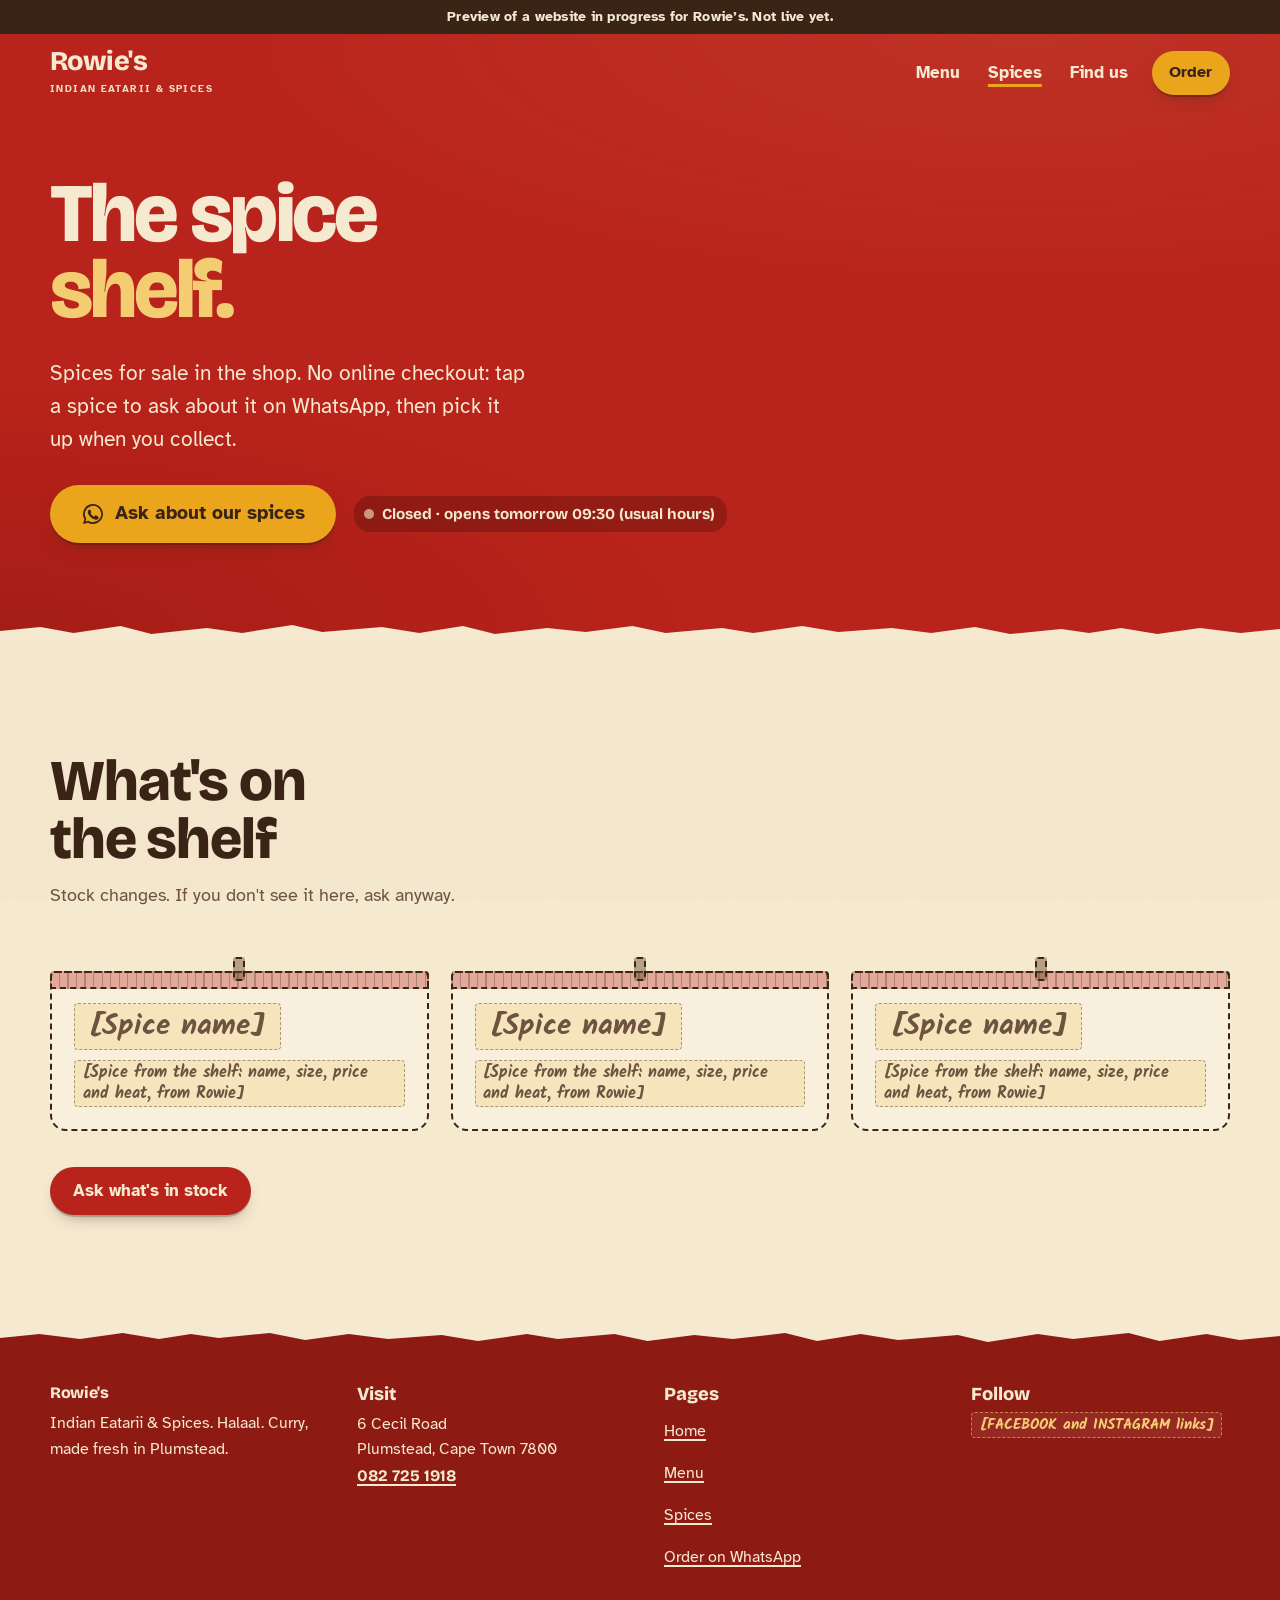
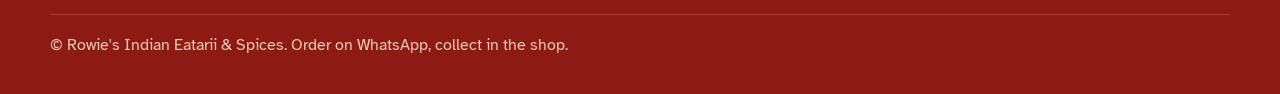
<file: spices.html>
<!doctype html>
<html lang="en-ZA">
<head>
<meta charset="utf-8">
<meta name="viewport" content="width=device-width, initial-scale=1, viewport-fit=cover">
<!-- PREVIEW: remove this line and the preview bar below before launch (see pitch/GO-LIVE-CHECKLIST.md) -->
<meta name="robots" content="noindex, nofollow">
<title>Spices · Rowie's Indian Eatarii &amp; Spices, Plumstead</title>
<meta name="description" content="Indian spices for sale at Rowie's, 6 Cecil Road, Plumstead. Ask about any spice on WhatsApp on 082 725 1918.">
<link rel="canonical" href="https://YOUR-DOMAIN/spices.html">
<meta name="theme-color" content="#B8231B">
<meta property="og:type" content="restaurant">
<meta property="og:title" content="Spices · Rowie's Indian Eatarii &amp; Spices, Plumstead">
<meta property="og:description" content="Indian spices for sale at Rowie's, 6 Cecil Road, Plumstead. Ask about any spice on WhatsApp on 082 725 1918.">
<meta property="og:image" content="https://YOUR-DOMAIN/assets/og.png">
<meta property="og:url" content="https://YOUR-DOMAIN/spices.html">
<meta property="og:locale" content="en_ZA">
<meta name="twitter:card" content="summary_large_image">
<link rel="icon" href="assets/favicon.svg" type="image/svg+xml">
<link rel="preconnect" href="https://fonts.googleapis.com">
<link rel="preconnect" href="https://fonts.gstatic.com" crossorigin>
<link rel="stylesheet" href="https://fonts.googleapis.com/css2?family=Atkinson+Hyperlegible:wght@400;700&family=Bricolage+Grotesque:opsz,wght@12..96,700..800&family=Kalam:wght@700&display=swap">
<link rel="stylesheet" href="assets/site.css">
<script src="assets/site.js" defer></script>
</head>
<body>
<a class="skip" href="#main">Skip to content</a>
<p class="preview-bar">Preview of a website in progress for Rowie’s. Not live yet.</p>

<header class="sign sign--inner">
  <div class="wrap bar">
    <a class="brand" href="./" data-brand aria-label="Rowie's Indian Eatarii &amp; Spices, home">
      <span><span class="brand__name">Rowie's</span><span class="brand__sub">Indian Eatarii &amp; Spices</span></span>
    </a>
    <nav class="nav" aria-label="Main">
      <a href="menu.html">Menu</a>
      <a href="spices.html" aria-current="page">Spices</a>
      <a href="./#find-us">Find us</a>
      <a class="btn btn--order" data-wa href="https://wa.me/27827251918?text=Hi%20Rowie's%2C%20I'd%20like%20to%20place%20an%20order." target="_blank" rel="noopener">Order</a>
    </nav>
  </div>

  <div class="wrap hero reveal">
    <h1>The spice <span class="hl">shelf.</span></h1>
    <p class="hero__lede">Spices for sale in the shop. No online checkout: tap a spice to ask about it on WhatsApp, then pick it up when you collect.</p>
    <div class="hero__act">
      <a class="btn btn--order" data-wa="Hi Rowie's, I'd like to ask about your spices." href="https://wa.me/27827251918?text=Hi%20Rowie's%2C%20I'd%20like%20to%20ask%20about%20your%20spices." target="_blank" rel="noopener" data-hero-order>
        <svg viewBox="0 0 24 24" aria-hidden="true"><path fill="currentColor" d="M12 2a10 10 0 0 0-8.6 15.1L2 22l5-1.3A10 10 0 1 0 12 2Zm0 18.2a8.2 8.2 0 0 1-4.2-1.2l-.3-.2-3 .8.8-2.9-.2-.3A8.2 8.2 0 1 1 12 20.2Zm4.5-6.1c-.2-.1-1.5-.7-1.7-.8-.2-.1-.4-.1-.6.1l-.8 1c-.1.2-.3.2-.5.1a6.7 6.7 0 0 1-3.3-2.9c-.3-.4.2-.4.7-1.3.1-.2 0-.3 0-.4l-.8-1.8c-.2-.5-.4-.4-.6-.4h-.5a1 1 0 0 0-.7.3 3 3 0 0 0-.9 2.2c0 1.3 1 2.6 1.1 2.8.1.2 1.9 2.9 4.6 4 1.7.7 2.4.8 3.2.7.5-.1 1.5-.6 1.8-1.2.2-.6.2-1.1.1-1.2l-.5-.3Z"/></svg>
        Ask about our spices
      </a>
      <span class="status" data-status role="status"></span>
    </div>
  </div>

  <svg class="sign__edge" viewBox="0 0 1200 18" preserveAspectRatio="none" aria-hidden="true"><path fill="currentColor" d="M0 18V9l38-4 31 6 44-7 29 8 52-6 33 5 47-8 28 7 56-5 35 6 41-7 30 8 49-6 36 4 44-6 31 7 53-5 29 5 46-7 34 6 50-4 37 5 41-6 33 7 48-5 26 4 30-5 34 6 40-6 38 5 37-4V18Z"/></svg>
</header>

<main id="main">
  <section class="sec" aria-labelledby="spices-h">
    <div class="wrap">
      <div class="sec__head">
        <h2 id="spices-h">What's on the shelf</h2>
        <p>Stock changes. If you don't see it here, ask anyway.</p>
      </div>
      <div data-spices></div>
      <div class="board__foot">
        <a class="btn" data-wa="Hi Rowie's, which spices do you have in stock at the moment?" href="https://wa.me/27827251918?text=Hi%20Rowie's%2C%20which%20spices%20do%20you%20have%20in%20stock%20at%20the%20moment%3F" target="_blank" rel="noopener">Ask what's in stock</a>
      </div>
    </div>
  </section>
</main>

<footer class="foot">
  <svg class="foot__edge" viewBox="0 0 1200 18" preserveAspectRatio="none" aria-hidden="true"><path fill="currentColor" d="M0 18V9l38-4 31 6 44-7 29 8 52-6 33 5 47-8 28 7 56-5 35 6 41-7 30 8 49-6 36 4 44-6 31 7 53-5 29 5 46-7 34 6 50-4 37 5 41-6 33 7 48-5 26 4 30-5 34 6 40-6 38 5 37-4V18Z"/></svg>
  <div class="wrap">
    <div class="foot__grid">
      <div>
        <p class="foot__name">Rowie's</p>
        <p>Indian Eatarii &amp; Spices. Halaal. Curry, made fresh in Plumstead.</p>
      </div>
      <div>
        <h2>Visit</h2>
        <p>6 Cecil Road<br>Plumstead, Cape Town 7800</p>
        <p><a href="tel:+27827251918">082 725 1918</a></p>
      </div>
      <div>
        <h2>Pages</h2>
        <ul><li><a href="./">Home</a></li><li><a href="menu.html">Menu</a></li><li><a href="spices.html">Spices</a></li><li><a data-wa href="https://wa.me/27827251918?text=Hi%20Rowie's%2C%20I'd%20like%20to%20place%20an%20order." target="_blank" rel="noopener">Order on WhatsApp</a></li></ul>
      </div>
      <div>
        <h2>Follow</h2>
        <p><span class="ph">FACEBOOK and INSTAGRAM links</span></p>
      </div>
    </div>
    <p class="foot__base">© Rowie's Indian Eatarii &amp; Spices. Order on WhatsApp, collect in the shop.</p>
  </div>
</footer>

<div class="orderbar" data-show="false">
  <a class="btn btn--order" data-wa href="https://wa.me/27827251918?text=Hi%20Rowie's%2C%20I'd%20like%20to%20place%20an%20order." target="_blank" rel="noopener">
    <svg viewBox="0 0 24 24" aria-hidden="true"><path fill="currentColor" d="M12 2a10 10 0 0 0-8.6 15.1L2 22l5-1.3A10 10 0 1 0 12 2Zm0 18.2a8.2 8.2 0 0 1-4.2-1.2l-.3-.2-3 .8.8-2.9-.2-.3A8.2 8.2 0 1 1 12 20.2Zm4.5-6.1c-.2-.1-1.5-.7-1.7-.8-.2-.1-.4-.1-.6.1l-.8 1c-.1.2-.3.2-.5.1a6.7 6.7 0 0 1-3.3-2.9c-.3-.4.2-.4.7-1.3.1-.2 0-.3 0-.4l-.8-1.8c-.2-.5-.4-.4-.6-.4h-.5a1 1 0 0 0-.7.3 3 3 0 0 0-.9 2.2c0 1.3 1 2.6 1.1 2.8.1.2 1.9 2.9 4.6 4 1.7.7 2.4.8 3.2.7.5-.1 1.5-.6 1.8-1.2.2-.6.2-1.1.1-1.2l-.5-.3Z"/></svg>
    Order on WhatsApp
  </a>
</div>
</body>
</html>
</file>
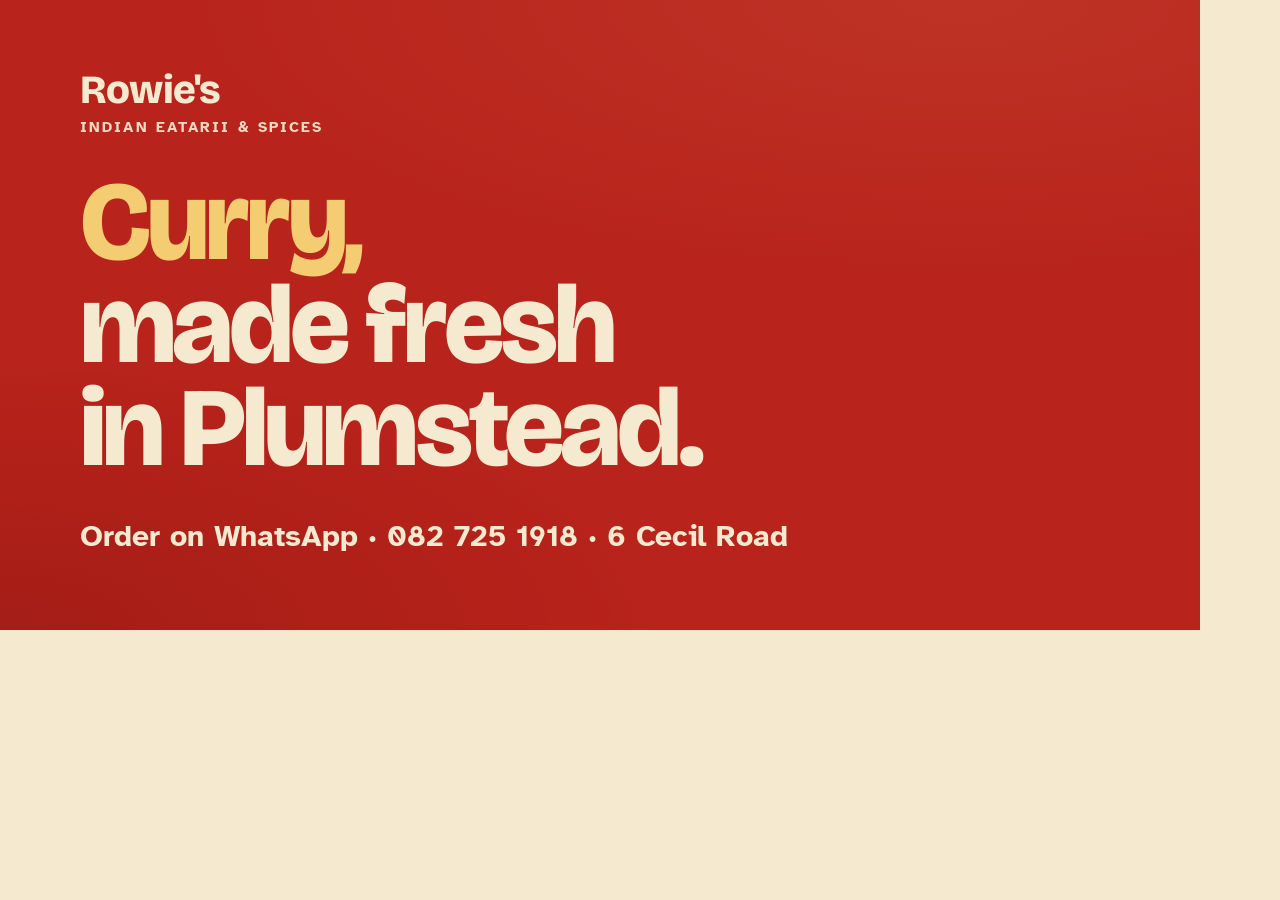
<file: .impeccable/og.html>
<!doctype html><html><head><meta charset="utf-8">
<link rel="stylesheet" href="https://fonts.googleapis.com/css2?family=Atkinson+Hyperlegible:wght@700&family=Bricolage+Grotesque:opsz,wght@12..96,800&display=swap">
<link rel="stylesheet" href="../assets/site.css">
<style>body{margin:0;width:1200px;height:630px;overflow:hidden;padding:0}body::before{display:none}
.og{width:1200px;height:630px;box-sizing:border-box;padding:70px 80px;display:flex;flex-direction:column;justify-content:space-between}
.og h1{font-size:112px;max-width:9.5ch}.og p{font-size:30px;font-weight:700}</style></head>
<body><div class="sign og"><div><span class="brand__name" style="font-size:40px">Rowie's</span><span class="brand__sub" style="font-size:15px">Indian Eatarii &amp; Spices</span></div>
<h1 style="font-family:var(--display);line-height:.92;letter-spacing:-.035em"><span style="color:var(--turmeric-soft);display:block">Curry,</span> made fresh in Plumstead.</h1>
<p>Order on WhatsApp · 082 725 1918 · 6 Cecil Road</p></div></body></html>
</file>
<file: assets/site.css>
/* Rowie's Indian Eatarii & Spices. Painted shop sign, kitchen docket, jar labels. */

:root {
  --cream: #F5E9D0;
  --paper: #FBF4E4;
  --cumin: #3A2416;
  --cumin-soft: #6E5341;
  --board: #2E1C12;
  --chilli: #B8231B;
  --chilli-deep: #8E1A14;
  --turmeric: #EBA51C;
  --turmeric-soft: #F4CD72;
  --paprika: #C2491A;
  --cardamom: #4A6629;
  --line: rgba(58, 36, 22, .18);

  --display: "Bricolage Grotesque", "Arial Narrow", sans-serif;
  --hand: "Kalam", "Comic Sans MS", cursive;
  --body: "Atkinson Hyperlegible", system-ui, sans-serif;

  --ease-out: cubic-bezier(.22, 1, .36, 1);
  --gutter: clamp(16px, 4vw, 48px);
  --max: 1180px;
  --bar-h: 0px;

  color-scheme: light;
}

*, *::before, *::after { box-sizing: border-box; }

html {
  -webkit-tap-highlight-color: transparent;
  -webkit-text-size-adjust: 100%;
  scroll-behavior: smooth;
  scroll-padding-top: 16px;
}
@media (prefers-reduced-motion: reduce) { html { scroll-behavior: auto; } }

body {
  margin: 0;
  background: var(--cream);
  color: var(--cumin);
  font-family: var(--body);
  font-size: 1.0625rem;
  line-height: 1.6;
}

/* faint spice-dust texture on the counter paper */
body::before {
  content: "";
  position: fixed;
  inset: 0;
  z-index: -1;
  pointer-events: none;
  opacity: .5;
  background-image: url("data:image/svg+xml,%3Csvg xmlns='http://www.w3.org/2000/svg' width='180' height='180'%3E%3Cfilter id='n'%3E%3CfeTurbulence type='fractalNoise' baseFrequency='.9' numOctaves='2' stitchTiles='stitch'/%3E%3CfeColorMatrix values='0 0 0 0 .55 0 0 0 0 .3 0 0 0 0 .1 0 0 0 .09 0'/%3E%3C/filter%3E%3Crect width='180' height='180' filter='url(%23n)'/%3E%3C/svg%3E");
}

::selection { background: var(--turmeric); color: var(--cumin); }

img, svg { display: block; max-width: 100%; }
p { margin: 0; }
h1, h2, h3 {
  margin: 0;
  font-family: var(--display);
  font-weight: 800;
  line-height: 1.02;
  letter-spacing: -.02em;
  text-wrap: balance;
}
h2 { font-size: clamp(2.1rem, 5.2vw, 3.6rem); }
h3 { font-size: 1.5rem; letter-spacing: -.01em; }

a { color: inherit; text-underline-offset: .2em; text-decoration-thickness: 1.5px; }

:focus-visible {
  outline: 3px solid var(--cumin);
  outline-offset: 3px;
  border-radius: 6px;
}
.sign :focus-visible, .foot :focus-visible { outline-color: var(--turmeric); }

.skip {
  position: absolute; left: 12px; top: -60px; z-index: 50;
  background: var(--turmeric); color: var(--cumin); padding: 10px 16px; border-radius: 8px;
  font-weight: 700;
}
.skip:focus { top: 12px; }

.wrap { width: min(100% - 2 * var(--gutter), var(--max)); margin-inline: auto; }
.sr-only { position: absolute; width: 1px; height: 1px; overflow: hidden; clip: rect(0 0 0 0); white-space: nowrap; }

/* ---------- placeholders: masking-tape notes, so the gaps look meant ---------- */
.ph {
  display: inline-block;
  font-family: var(--hand);
  font-weight: 700;
  font-size: .95em;
  line-height: 1.35;
  color: var(--cumin-soft);
  background: rgba(235, 165, 28, .16);
  border: 1.5px dashed rgba(110, 83, 65, .55);
  border-radius: 4px;
  padding: .1em .5em;
}
.ph::before { content: "["; }
.ph::after { content: "]"; }
.on-dark .ph, .board .ph, .foot .ph {
  color: var(--turmeric-soft);
  background: rgba(245, 233, 208, .08);
  border-color: rgba(244, 205, 114, .55);
}

/* ---------- buttons ---------- */
.btn {
  --bg: var(--chilli); --fg: var(--cream);
  display: inline-flex; align-items: center; justify-content: center; gap: .55em;
  min-height: 48px;
  padding: .75em 1.35em;
  border: 0; border-radius: 999px;
  background: var(--bg); color: var(--fg);
  font: 700 1.0625rem/1.1 var(--body);
  text-decoration: none;
  cursor: pointer;
  touch-action: manipulation;
  user-select: none; -webkit-user-select: none;
  box-shadow: 0 2px 0 rgba(0,0,0,.18), 0 8px 18px -10px rgba(58,36,22,.6);
  transition: transform 140ms var(--ease-out), background-color 160ms, box-shadow 160ms;
}
.btn svg { width: 1.25em; height: 1.25em; flex: none; }
.btn:active { transform: scale(.97); box-shadow: 0 1px 0 rgba(0,0,0,.18), 0 4px 10px -8px rgba(58,36,22,.6); }
.btn--order { --bg: var(--turmeric); --fg: var(--cumin); font-size: 1.2rem; min-height: 58px; padding-inline: 1.6em; }
.btn--ghost { --bg: transparent; --fg: var(--cumin); box-shadow: inset 0 0 0 2px var(--cumin); }
.btn--ghost:active { box-shadow: inset 0 0 0 2px var(--cumin); }
.on-dark .btn--ghost, .board .btn--ghost { --fg: var(--cream); box-shadow: inset 0 0 0 2px var(--cream); }
@media (hover: hover) and (pointer: fine) {
  .btn:hover { --bg: var(--chilli-deep); }
  .btn--order:hover { --bg: #F3B53A; }
  .btn--ghost:hover { --bg: rgba(58,36,22,.08); }
  .on-dark .btn--ghost:hover, .board .btn--ghost:hover { --bg: rgba(245,233,208,.1); }
  a:hover { text-decoration-thickness: 2.5px; }
}

/* ---------- the sign (header + hero) ---------- */
.sign {
  position: relative;
  background: var(--chilli);
  color: var(--cream);
  overflow: hidden;
  isolation: isolate;
}
/* brushed paint grain on the board */
.sign::before {
  content: ""; position: absolute; inset: 0; z-index: -1; opacity: .55;
  background:
    radial-gradient(120% 80% at 80% 0%, rgba(255,210,150,.16), transparent 60%),
    radial-gradient(90% 70% at 0% 100%, rgba(60,0,0,.28), transparent 60%);
}

.bar {
  display: flex; align-items: center; justify-content: space-between; gap: 16px;
  padding-block: max(14px, env(safe-area-inset-top, 0px)) 14px;
}
.brand {
  display: inline-flex; align-items: center; gap: 10px;
  text-decoration: none; min-height: 44px;
}
.brand img { height: 52px; width: auto; }
.brand__name {
  font-family: var(--display); font-weight: 800; font-size: 1.7rem; letter-spacing: -.02em; line-height: 1;
}
.brand__sub {
  display: block; font-family: var(--body); font-weight: 700; font-size: .62rem; letter-spacing: .14em;
  text-transform: uppercase; margin-top: 4px; opacity: .92;
}
.nav { display: flex; align-items: center; gap: 4px; }
.nav a {
  display: inline-flex; align-items: center; min-height: 44px; padding: 0 12px;
  font-weight: 700; text-decoration: none; border-radius: 999px;
  transition: background-color 160ms;
}
.nav a[aria-current="page"] { text-decoration: underline; text-decoration-color: var(--turmeric); text-decoration-thickness: 3px; text-underline-offset: .35em; }
@media (hover: hover) and (pointer: fine) { .nav a:hover { background: rgba(0,0,0,.14); } }
.nav .btn { margin-left: 8px; min-height: 44px; font-size: 1rem; padding: .6em 1.1em; }

.hero {
  display: grid;
  gap: 28px;
  padding-block: clamp(36px, 8vw, 96px) clamp(48px, 9vw, 112px);
  position: relative;
}
.hero h1 {
  font-size: clamp(3rem, 10.5vw, 6rem);
  line-height: .92;
  letter-spacing: -.035em;
  max-width: 11ch;
  font-variation-settings: "opsz" 96;
}
.hero h1 .hl { color: var(--turmeric-soft); }
.hero__lede { font-size: clamp(1.1rem, 2.2vw, 1.3rem); max-width: 34ch; }
.hero__act { display: flex; flex-wrap: wrap; align-items: center; gap: 14px 18px; }
.hero__num { font-weight: 700; font-size: 1.15rem; text-decoration: none; white-space: nowrap; min-height: 44px; display: inline-flex; align-items: center; }
.hero__num span { text-decoration: underline; text-decoration-color: rgba(245,233,208,.5); text-underline-offset: .25em; }
.trust {
  display: flex; flex-wrap: wrap; align-items: center; gap: 10px 14px;
  font-weight: 700; font-size: 1.05rem;
}
.trust__item { display: inline-flex; align-items: center; gap: 6px; }
.trust__item svg { width: 18px; height: 18px; }
.trust__dot { width: 4px; height: 4px; border-radius: 50%; background: currentColor; opacity: .6; }

.status {
  display: inline-flex; align-items: center; gap: 8px;
  padding: 6px 12px 6px 10px; border-radius: 999px;
  background: rgba(0,0,0,.2); font-weight: 700; font-size: .95rem;
  min-height: 32px;
}
.status::before { content: ""; width: 10px; height: 10px; border-radius: 50%; background: var(--cream); opacity: .6; }
.status[data-open="true"] { background: var(--cream); color: var(--cardamom); }
.status[data-open="true"]::before { background: var(--cardamom); opacity: 1; box-shadow: 0 0 0 3px rgba(74,102,41,.2); }
.status:empty { display: none; }


/* torn bottom edge of the board */
.sign__edge { display: block; width: 100%; height: 18px; color: var(--cream); margin-top: -1px; }

/* small sign on inner pages */
.sign--inner .hero { padding-block: clamp(28px, 6vw, 64px) clamp(36px, 7vw, 80px); }
.sign--inner .hero h1 { font-size: clamp(2.8rem, 9vw, 5.2rem); max-width: 14ch; }

/* ---------- page load reveal (content visible without it) ---------- */
@media (prefers-reduced-motion: no-preference) {
  .reveal > * { animation: rise 700ms var(--ease-out) both; }
  .reveal > *:nth-child(2) { animation-delay: 70ms; }
  .reveal > .hero__act { animation: none; }
  .reveal > *:nth-child(4) { animation-delay: 140ms; }
}
@keyframes rise { from { opacity: 0; transform: translateY(14px); } }

/* ---------- sections ---------- */
section { position: relative; }
.sec { padding-block: clamp(56px, 9vw, 112px); }
.sec__head { display: grid; gap: 12px; margin-bottom: clamp(28px, 4vw, 44px); max-width: 40ch; }
.sec__head p { color: var(--cumin-soft); font-size: 1.1rem; }

/* ---------- today's special: the kitchen docket ---------- */
.special {
  padding-top: clamp(40px, 6vw, 72px);
  padding-bottom: clamp(24px, 4vw, 40px);
}
.special__grid {
  display: grid; gap: 28px 56px; align-items: center;
  grid-template-columns: minmax(0, 1fr);
}
@media (min-width: 860px) { .special__grid { grid-template-columns: minmax(0, 1.05fr) minmax(0, 1fr); } }
.special__aside h2 { font-size: clamp(2rem, 4.4vw, 3.1rem); }
.special__aside p { margin-top: 14px; color: var(--cumin-soft); max-width: 36ch; font-size: 1.1rem; }

.docket {
  --perf: radial-gradient(circle at 10px 0, transparent 7px, #000 7.5px);
  position: relative;
  background: var(--paper);
  padding: 40px clamp(22px, 4vw, 40px) 30px;
  rotate: -1.2deg;
  box-shadow: 0 2px 2px rgba(58,36,22,.08), 0 18px 34px -18px rgba(58,36,22,.45);
  -webkit-mask: var(--perf) 0 0 / 20px 100% repeat-x, linear-gradient(#000, #000) 0 10px / 100% calc(100% - 10px) no-repeat;
          mask: var(--perf) 0 0 / 20px 100% repeat-x, linear-gradient(#000, #000) 0 10px / 100% calc(100% - 10px) no-repeat;
  max-width: 560px;
  width: 100%;
  justify-self: center;
}
.docket::after {
  /* faint ruled lines like a waiter's pad */
  content: ""; position: absolute; inset: 86px 0 0; pointer-events: none;
  background: repeating-linear-gradient(transparent 0 33px, rgba(58,36,22,.07) 33px 34px);
}
.docket > * { position: relative; z-index: 1; }
.docket__top {
  display: flex; justify-content: space-between; gap: 12px; align-items: baseline;
  font-weight: 700; font-size: .8rem; letter-spacing: .14em; text-transform: uppercase; color: var(--cumin-soft);
  border-bottom: 2px dashed var(--line); padding-bottom: 12px;
}
.docket__dish {
  font-family: var(--hand); font-weight: 700;
  font-size: clamp(2.2rem, 7vw, 3.4rem); line-height: 1.05;
  color: var(--chilli); margin-top: 20px;
  overflow-wrap: anywhere;
}
.docket__with { margin-top: 10px; font-size: 1.12rem; max-width: 40ch; }
.docket__price {
  margin-top: 16px; font-family: var(--display); font-weight: 800; font-size: 1.6rem; letter-spacing: -.01em;
}
.docket__price small { font-family: var(--body); font-weight: 700; font-size: 1rem; color: var(--cumin-soft); }
.docket__act { margin-top: 24px; display: flex; flex-wrap: wrap; gap: 12px; align-items: center; }
.docket__note { margin-top: 18px; font-size: .95rem; color: var(--cumin-soft); }
.docket__stamp {
  position: absolute; right: 18px; bottom: 92px; z-index: 2;
  font-family: var(--display); font-weight: 800; font-size: 1.5rem; letter-spacing: .04em;
  color: var(--chilli); border: 3px solid currentColor; border-radius: 8px; padding: 2px 12px;
  rotate: 9deg; opacity: .9; text-transform: uppercase;
}
.docket[data-soldout="true"] .docket__dish { text-decoration: line-through; text-decoration-thickness: 3px; color: var(--cumin-soft); }
@media (prefers-reduced-motion: no-preference) {
  .docket.is-in { animation: docket-in 650ms var(--ease-out) both; }
}
@keyframes docket-in { from { opacity: 0; transform: translateY(24px) rotate(2.5deg); } }

/* ---------- how ordering works: three big steps ---------- */
.steps {
  list-style: none; margin: 0; padding: 0;
  display: grid; gap: 0;
  border-top: 3px solid var(--cumin);
}
.step {
  display: grid; grid-template-columns: auto minmax(0, 1fr); gap: 4px 22px; align-items: baseline;
  padding: 26px 0; border-bottom: 2px dashed var(--line);
}
.step__n {
  grid-row: span 2;
  font-family: var(--display); font-weight: 800; font-size: clamp(4rem, 11vw, 7.5rem); line-height: .8;
  color: var(--chilli); letter-spacing: -.05em; min-width: 1ch;
  font-variant-numeric: tabular-nums;
}
.step h3 { font-size: clamp(1.5rem, 3.4vw, 2.2rem); }
.step p { color: var(--cumin-soft); font-size: 1.08rem; max-width: 46ch; }
@media (min-width: 900px) {
  .steps { grid-template-columns: repeat(3, minmax(0, 1fr)); border-bottom: 0; }
  .step { grid-template-columns: minmax(0, 1fr); border-bottom: 0; padding: 28px 28px 8px 0; }
  .step + .step { border-left: 2px dashed var(--line); padding-left: 28px; }
  .step__n { grid-row: auto; margin-bottom: 14px; }
}

/* ---------- menu board ---------- */
.board {
  background: var(--board); color: var(--cream);
  position: relative; isolation: isolate;
}
.board::before {
  content: ""; position: absolute; inset: 0; z-index: -1; opacity: .7;
  background:
    radial-gradient(70% 60% at 15% 10%, rgba(255,255,255,.05), transparent 70%),
    url("data:image/svg+xml,%3Csvg xmlns=%27http://www.w3.org/2000/svg%27 width=%27160%27 height=%27160%27%3E%3Cfilter id=%27n%27%3E%3CfeTurbulence type=%27fractalNoise%27 baseFrequency=%27.75%27 numOctaves=%272%27 stitchTiles=%27stitch%27/%3E%3CfeColorMatrix values=%270 0 0 0 1 0 0 0 0 1 0 0 0 0 1 0 0 0 .05 0%27/%3E%3C/filter%3E%3Crect width=%27160%27 height=%27160%27 filter=%27url(%23n)%27/%3E%3C/svg%3E");
}
.board .sec__head p { color: rgba(245,233,208,.78); }
.board h2 .hl { color: var(--turmeric); }
.menu-group + .menu-group { margin-top: 40px; }
.menu-group h3 {
  font-family: var(--hand); font-weight: 700; font-size: 1.7rem; color: var(--turmeric);
  margin-bottom: 8px; letter-spacing: 0;
}
.menu-list { list-style: none; margin: 0; padding: 0; }
.dish {
  display: grid; grid-template-columns: minmax(0, 1fr) auto; gap: 4px 16px;
  padding: 18px 0; border-bottom: 1px solid rgba(245,233,208,.16);
}
.dish__name {
  display: flex; align-items: baseline; gap: 12px; min-width: 0;
  font-family: var(--display); font-weight: 700; font-size: clamp(1.35rem, 3vw, 1.75rem); line-height: 1.15; letter-spacing: -.01em;
}
.dish__name > span:first-child { overflow-wrap: anywhere; }
.dish__name::after {
  content: ""; flex: 1 1 24px; min-width: 24px; align-self: center; translate: 0 .35em;
  border-bottom: 3px dotted rgba(245,233,208,.35);
}
.dish__price { font-family: var(--display); font-weight: 800; font-size: 1.35rem; white-space: nowrap; align-self: baseline; }
.dish__price--ask { font-family: var(--body); font-weight: 700; font-size: .98rem; color: var(--turmeric-soft); }
.dish__desc { grid-column: 1 / -1; color: rgba(245,233,208,.82); max-width: 60ch; }
.dish[data-soldout="true"] .dish__name > span:first-child { text-decoration: line-through; opacity: .6; }
.tag {
  display: inline-block; font-family: var(--body); font-weight: 700; font-size: .78rem; letter-spacing: .08em; text-transform: uppercase;
  padding: 3px 8px; border-radius: 4px; background: var(--chilli); color: var(--cream); white-space: nowrap;
}
.board__foot { margin-top: 36px; display: flex; flex-wrap: wrap; gap: 14px; align-items: center; }
.board__halaal { color: rgba(245,233,208,.82); font-size: 1rem; }

/* ---------- spice shelf ---------- */
.shelf { background: var(--turmeric); color: var(--cumin); }
.shelf .sec__head p { color: var(--cumin); }
.shelf__grid { display: grid; gap: 28px 56px; align-items: end; }
@media (min-width: 860px) { .shelf__grid { grid-template-columns: minmax(0, 1fr) minmax(0, 1.2fr); } }
.shelf__jars { display: flex; gap: clamp(10px, 2.5vw, 22px); align-items: flex-end; justify-content: center; }
.shelf__jars svg { width: clamp(70px, 17vw, 132px); height: auto; }
.shelf__plank { height: 14px; border-radius: 3px; background: var(--cumin); margin-top: -2px; box-shadow: 0 10px 16px -10px rgba(58,36,22,.7); }

/* ---------- jar labels (spices page) ---------- */
.jars {
  list-style: none; margin: 0; padding: 0;
  display: grid; gap: 22px;
  grid-template-columns: repeat(auto-fill, minmax(min(100%, 300px), 1fr));
}
.jar {
  position: relative;
  background: var(--paper);
  border: 2px solid var(--cumin);
  border-radius: 18px 18px 14px 14px;
  padding: 26px 22px 22px;
  display: flex; flex-direction: column; gap: 10px;
  box-shadow: 0 1px 0 rgba(58,36,22,.2), 0 14px 26px -18px rgba(58,36,22,.55);
}
.jar::before {
  /* lid */
  content: ""; position: absolute; left: 18%; right: 18%; top: -12px; height: 12px;
  background: var(--chilli); border: 2px solid var(--cumin); border-bottom: 0; border-radius: 8px 8px 0 0;
}
.jar__name { font-family: var(--hand); font-weight: 700; font-size: 1.9rem; line-height: 1.05; color: var(--chilli); overflow-wrap: anywhere; }
.jar__desc { font-size: 1.02rem; }
.jar__meta { display: grid; grid-template-columns: auto minmax(0, 1fr); gap: 6px 14px; font-size: .98rem; margin: 4px 0 0; }
.jar__meta dt { font-weight: 700; color: var(--cumin-soft); }
.jar__meta dd { margin: 0; min-width: 0; overflow-wrap: anywhere; }
.jar .btn { margin-top: auto; align-self: flex-start; }
.jar__foot { margin-top: auto; padding-top: 8px; }
.jar[data-soldout="true"] .jar__name { text-decoration: line-through; color: var(--cumin-soft); }
.jar--empty { border-style: dashed; background: rgba(251,244,228,.6); box-shadow: none; }
.jar--empty::before { background: rgba(184,35,27,.35); border-style: dashed; }

.heat { display: inline-flex; align-items: center; gap: 2px; vertical-align: middle; }
.heat svg { width: 20px; height: 20px; }
.heat .on { color: var(--chilli); }
.heat .off { color: rgba(58,36,22,.2); }

/* ---------- find us ---------- */
.find__grid { display: grid; gap: 36px 64px; }
@media (min-width: 860px) { .find__grid { grid-template-columns: minmax(0, 1fr) minmax(0, 1fr); } }
.address {
  font-style: normal; font-family: var(--display); font-weight: 800;
  font-size: clamp(2rem, 5vw, 3.2rem); line-height: 1; letter-spacing: -.02em;
}
.address span { display: block; }
.find__phone { margin-top: 18px; font-size: 1.3rem; font-weight: 700; }
.find__phone a { text-decoration-color: var(--chilli); }
.find__acts { margin-top: 24px; display: flex; flex-wrap: wrap; gap: 12px; }
.find__note { margin-top: 18px; color: var(--cumin-soft); }
.hours { width: 100%; border-collapse: collapse; font-size: 1.08rem; font-variant-numeric: tabular-nums; }
.hours caption { text-align: left; font-family: var(--display); font-weight: 800; font-size: 1.6rem; margin-bottom: 10px; letter-spacing: -.01em; }
.hours th, .hours td { text-align: left; padding: 11px 0; border-bottom: 1px dashed var(--line); }
.hours th { font-weight: 700; width: 45%; }
.hours tr[data-today="true"] th, .hours tr[data-today="true"] td { color: var(--chilli); }
.hours tr[data-today="true"] th::after { content: " · today"; font-weight: 400; color: var(--cumin-soft); }
.hours__note { margin-top: 14px; font-size: .98rem; color: var(--cumin-soft); }

/* ---------- FAQ ---------- */
.faq { max-width: 820px; }
.faq details { border-bottom: 2px dashed var(--line); }
.faq details:first-of-type { border-top: 3px solid var(--cumin); }
.faq summary {
  list-style: none; cursor: pointer; display: flex; justify-content: space-between; align-items: center; gap: 16px;
  padding: 20px 0; min-height: 44px;
  font-family: var(--display); font-weight: 700; font-size: clamp(1.2rem, 2.6vw, 1.5rem); letter-spacing: -.01em; line-height: 1.2;
  user-select: none; -webkit-user-select: none;
}
.faq summary::-webkit-details-marker { display: none; }
.faq summary::after {
  content: ""; flex: none; width: 14px; height: 14px; margin-right: 4px;
  border-right: 3px solid var(--chilli); border-bottom: 3px solid var(--chilli);
  rotate: 45deg; translate: 0 -4px; transition: rotate 220ms var(--ease-out), translate 220ms var(--ease-out);
}
.faq details[open] summary::after { rotate: 225deg; translate: 0 4px; }
.faq .a { padding: 0 0 22px; max-width: 62ch; font-size: 1.08rem; }
.faq .a p + p { margin-top: 10px; }
@media (prefers-reduced-motion: reduce) { .faq summary::after { transition: none; } }

/* ---------- footer ---------- */
.foot { background: var(--chilli-deep); color: var(--cream); padding-block: 0 calc(36px + var(--bar-h)); }
.foot__edge { display: block; width: 100%; height: 18px; color: var(--cream); rotate: 180deg; margin-bottom: 40px; }
.foot__grid { display: grid; gap: 28px 48px; grid-template-columns: repeat(auto-fit, minmax(min(100%, 220px), 1fr)); }
.foot h2 { font-size: 1.15rem; letter-spacing: 0; margin-bottom: 8px; font-weight: 800; }
.foot p, .foot li { font-size: 1rem; }
.foot ul { list-style: none; margin: 0; padding: 0; display: grid; gap: 2px; }
.foot ul a { display: inline-flex; min-height: 40px; align-items: center; }
.foot__name { font-family: var(--display); font-weight: 800; font-size: 2rem; letter-spacing: -.02em; line-height: 1; margin-bottom: 10px; }
.foot__base { margin-top: 36px; padding-top: 18px; border-top: 1px solid rgba(245,233,208,.2); font-size: .92rem; opacity: .85; }

/* ---------- sticky order bar (phones) ---------- */
.orderbar {
  position: fixed; left: 0; right: 0; bottom: 0; z-index: 40;
  padding: 10px var(--gutter) calc(10px + env(safe-area-inset-bottom, 0px));
  background: rgba(142, 26, 20, .97);
  box-shadow: 0 -8px 24px -12px rgba(58,36,22,.6);
  transform: translateY(110%);
  transition: transform 260ms var(--ease-out);
}
.orderbar .btn { width: 100%; }
.orderbar[data-show="true"] { transform: translateY(0); }
@media (min-width: 760px) { .orderbar { display: none; } }
@media (prefers-reduced-motion: reduce) { .orderbar { transition: none; } }

/* ---------- messages ---------- */
.notice {
  border: 2px dashed var(--line); border-radius: 12px; padding: 18px 20px; font-size: 1.05rem;
}
.board .notice { border-color: rgba(245,233,208,.3); }

/* ---------- small screens ---------- */
@media (max-width: 759px) {
  :root { --bar-h: calc(78px + env(safe-area-inset-bottom, 0px)); }
  .nav .btn { display: none; }
  .nav a { padding: 0 9px; font-size: .98rem; }
  .brand__name { font-size: 1.45rem; }
  .brand__sub { font-size: .55rem; letter-spacing: .12em; }
  .hero__act .btn--order { width: 100%; }
}
@media (max-width: 380px) {
  .nav a { padding: 0 7px; font-size: .92rem; }
  .brand__sub { display: none; }
}

/* ---------- fixes after first look ---------- */
.nav a { white-space: nowrap; }
.brand__sub { white-space: nowrap; }
.hero > * { position: relative; z-index: 1; }
.hours td, .find__phone a, .hero__num span, .foot a[href^="tel"], .docket__top span:last-child {
  font-family: var(--display); font-weight: 700; letter-spacing: 0;
}
@media (max-width: 759px) {
  .bar { gap: 8px; }
  .nav { gap: 0; }
  .nav a { padding: 0 8px; font-size: .95rem; }
  .brand__sub { font-size: .5rem; letter-spacing: .1em; }
}

[data-special] { min-height: 380px; }
[data-hours] { min-height: 470px; }
[data-menu-short] { min-height: 300px; }
@media (max-width: 759px) { [data-special] { min-height: 470px; } }
.status { border-radius: 16px; font-family: var(--display); letter-spacing: 0; }
.hero h1 .hl { display: block; }

/* ---------- hanging chillies: sway, pull, swap ---------- */
.hanger {
  position: absolute; z-index: 0; top: 84px;
  right: max(8px, calc((100vw - var(--max)) / 2 - 10px));
  width: 300px; height: 100%;
  pointer-events: none;
}
.hc { position: absolute; top: 0; left: 40px; --len: 92px; --w: 120px; }
.hc[data-i="1"] { left: 175px; --len: 70px; --w: 100px; }
/* idle sway runs on the compositor; the physics loop only wakes for a pull.
   A pendulum is simple harmonic motion, so a sine-shaped ease-in-out is the honest curve. */
.hc { transform-origin: 0 0; animation: hc-sway 5.6s cubic-bezier(.45, 0, .55, 1) -1.3s infinite alternate; }
.hc[data-i="1"] { animation-duration: 4.4s; animation-delay: -3.1s; }
@keyframes hc-sway { from { transform: rotate(-2.2deg); } to { transform: rotate(2.2deg); } }
@media (prefers-reduced-motion: reduce) { .hc { animation: none; } }
.hc__rot { position: absolute; left: 0; top: 0; transform-origin: 0 0; will-change: transform; }
.hc__string {
  position: absolute; left: -1px; top: 0; width: 2px; height: var(--len);
  background: rgba(245,233,208,.55); transform-origin: 0 0;
}
.hc__body {
  position: absolute; top: var(--top, var(--len)); left: calc(var(--w) * -.5);
  width: var(--w); color: var(--chilli-deep);
  pointer-events: auto; cursor: grab;
  touch-action: none;
  user-select: none; -webkit-user-select: none; -webkit-touch-callout: none;
  transform-origin: 50% 0;
  border-radius: 40px;
}
.hc__body:active { cursor: grabbing; }
.hc__body:focus-visible { outline: 3px solid var(--turmeric); outline-offset: 4px; }
.hc__body svg { width: 100%; height: auto; overflow: visible; }
.hc__body .c-body { fill: currentColor; }
.hc__body .c-shine { fill: none; stroke: rgba(255,230,200,.28); stroke-width: 3; stroke-linecap: round; }
.hc__body .c-stem { fill: none; stroke: var(--stem, var(--cardamom)); stroke-width: 7; stroke-linecap: round; }
.hc__body .c-cap { fill: var(--stem, var(--cardamom)); }
@media (max-width: 1100px) { .hanger { right: -40px; } }
@media (max-width: 759px) {
  .hanger { top: 62px; right: 0; width: 96px; }
  .hc { left: 30px; --len: 16px; --w: 46px; }
  .hc[data-i="1"] { left: 72px; --len: 34px; --w: 38px; }
  .hc__string { opacity: .7; }
}

/* ---------- tighter rhythm around the special ---------- */
.special { padding-bottom: 0; }
.special + .sec { padding-top: clamp(48px, 6vw, 80px); }
.special__nudge { display: none; }
@media (min-width: 860px) {
  .special__nudge {
    display: flex; flex-direction: column; align-items: flex-start; gap: 2px;
    margin-top: 28px; color: var(--chilli);
  }
  .special__nudge span { font-family: var(--hand); font-weight: 700; font-size: 1.35rem; line-height: 1.1; rotate: -3deg; margin-left: 8px; }
  .special__nudge svg { width: 220px; height: 90px; margin-left: 120px; margin-top: -18px; }
  .sec__head--row {
    max-width: none; display: flex; justify-content: space-between; align-items: flex-end; gap: 32px;
  }
  .sec__head--row h2 { max-width: none; white-space: nowrap; }
  .sec__head--row p { max-width: 30ch; text-align: right; padding-bottom: 8px; }
}
@media (prefers-reduced-motion: no-preference) {
  .special__nudge svg path { stroke-dasharray: 320; stroke-dashoffset: 0; animation: draw 900ms var(--ease-out) 400ms both; }
}
@keyframes draw { from { stroke-dashoffset: 320; } }

/* ---------- preview bar (remove before launch) ---------- */
.preview-bar {
  margin: 0; background: var(--cumin); color: var(--cream);
  font-size: .85rem; font-weight: 700; letter-spacing: .02em; text-align: center;
  padding: calc(6px + env(safe-area-inset-top, 0px)) max(16px, env(safe-area-inset-right, 0px)) 6px max(16px, env(safe-area-inset-left, 0px));
}
.preview-bar + .sign .bar { padding-top: 14px; }

/* ---------- spice packets on a rail: same sway / pull / swap as the chillies ---------- */
.shelf { position: relative; overflow: hidden; }   /* a dropped packet falls out of sight at the section's edge */
.packets { position: relative; height: 330px; }
.packets__rail {
  position: absolute; left: 2%; right: 2%; top: 14px; height: 12px; border-radius: 6px;
  background: linear-gradient(#7A5634, #4A3020); box-shadow: 0 6px 10px -6px rgba(58,36,22,.6);
}
.packets .hc { top: 20px; --len: 20px; --w: 104px; }
.packets .hc[data-i="0"] { left: 13%; }
.packets .hc[data-i="1"] { left: 37.5%; --len: 30px; animation-duration: 5s; animation-delay: -1.1s; }
.packets .hc[data-i="2"] { left: 62%; --len: 16px; animation-duration: 6.2s; animation-delay: -2.4s; }
.packets .hc[data-i="3"] { left: 86.5%; --len: 26px; animation-duration: 4.7s; animation-delay: -3.3s; }
.packets .hc__string { background: rgba(58,36,22,.6); }
.packets .hc__body { border-radius: 8px; }
.packets .hc__body:focus-visible { outline-color: var(--cumin); }
.pk-fill { fill: var(--pk, #C1201A); }
.sp-fill { fill: var(--sp, #E8A317); }
@media (max-width: 759px) {
  .packets { height: 240px; margin-top: 8px; }
  .packets .hc { --w: 72px; --len: 14px; }
  .packets .hc[data-i="1"] { --len: 22px; }
  .packets .hc[data-i="2"] { --len: 10px; }
  .packets .hc[data-i="3"] { --len: 18px; }
}
/* phones: let a swipe over the packets still scroll the page; a tap still pulls one */
@media (pointer: coarse) { .packets .hc__body { touch-action: pan-y; } }

/* ---------- spice cards are packets, not jars: crimped seal and a peg instead of a lid ---------- */
.jars { row-gap: 40px; padding-top: 18px; }
.jar { border-radius: 6px 6px 16px 16px; padding-top: 30px; }
.jar::before {
  left: -2px; right: -2px; top: -2px; height: 18px; border-radius: 4px 4px 0 0;
  border: 2px solid var(--cumin);
  background-color: var(--chilli);
  background-image: repeating-linear-gradient(90deg, transparent 0 7px, rgba(0,0,0,.22) 7px 8.5px);
}
.jar::after {
  content: ""; position: absolute; left: 50%; top: -16px; width: 12px; height: 24px; translate: -50% 0;
  background: #6B4A2B; border: 2px solid var(--cumin); border-radius: 3px;
}
.jar--empty::before { background-color: rgba(184,35,27,.35); border-style: dashed; }
.jar--empty::after { background: rgba(107,74,43,.45); border-style: dashed; }

/* ---------- packets hang on store hooks, not strings ----------
   One shop-red pouch for every spice; each hangs by the punched hole in its seal on a metal hook.
   The hook point is the swing pivot, so the packet sways on the hook. */
.packets__rail {
  top: 12px; height: 12px; border-radius: 6px;
  background: linear-gradient(#D5D9DC, #8E9398 55%, #5E6368);
  box-shadow: 0 5px 9px -5px rgba(58,36,22,.55);
}
.packets .hc { top: 52px; --len: 70px; --top: -19px; }
.packets .hc__string { display: none; }
.pk-fill { fill: #D8341C; }
.pk-hook {
  position: absolute; top: 20px; width: 5px; height: 32px; translate: -50% 0; z-index: 2; pointer-events: none;
  border-radius: 3px; background: linear-gradient(90deg, #6D7277, #E1E4E6 45%, #7B8085);
}
.pk-hook::after {
  content: ""; position: absolute; left: 50%; bottom: -5px; width: 11px; height: 11px; translate: -50% 0; border-radius: 50%;
  background: radial-gradient(circle at 35% 35%, #F3F5F6, #9AA0A5 55%, #5F6469);
  box-shadow: 0 2px 3px rgba(0,0,0,.35);
}
.pk-hook[data-i="0"] { left: 13%; }
.pk-hook[data-i="1"] { left: 37.5%; }
.pk-hook[data-i="2"] { left: 62%; }
.pk-hook[data-i="3"] { left: 86.5%; }
@media (max-width: 759px) {
  .packets .hc { top: 48px; --top: -13px; }
  .pk-hook { top: 18px; height: 30px; }
}

/* ---------- bigger packets, so the shelf fills its half ----------
   --top keeps each packet's punched hole on its hook: the hole sits 18.5/150 of the way down the pouch. */
.packets { height: 360px; }
.packets .hc { --w: 128px; --top: calc(var(--w) * -0.185); }
@media (max-width: 759px) {
  .packets { height: 250px; }
  .packets .hc { --w: 80px; }
}
/* size the packets to the space they hang in: 128px max, never wider than ~22% of the rail (hooks sit 24.5% apart) */
.packets { container-type: inline-size; }
.packets .hc, .packets .hc[data-i] { --w: min(128px, 21.5cqw); }
@media (max-width: 759px) { .packets { height: 190px; } }
</file>
